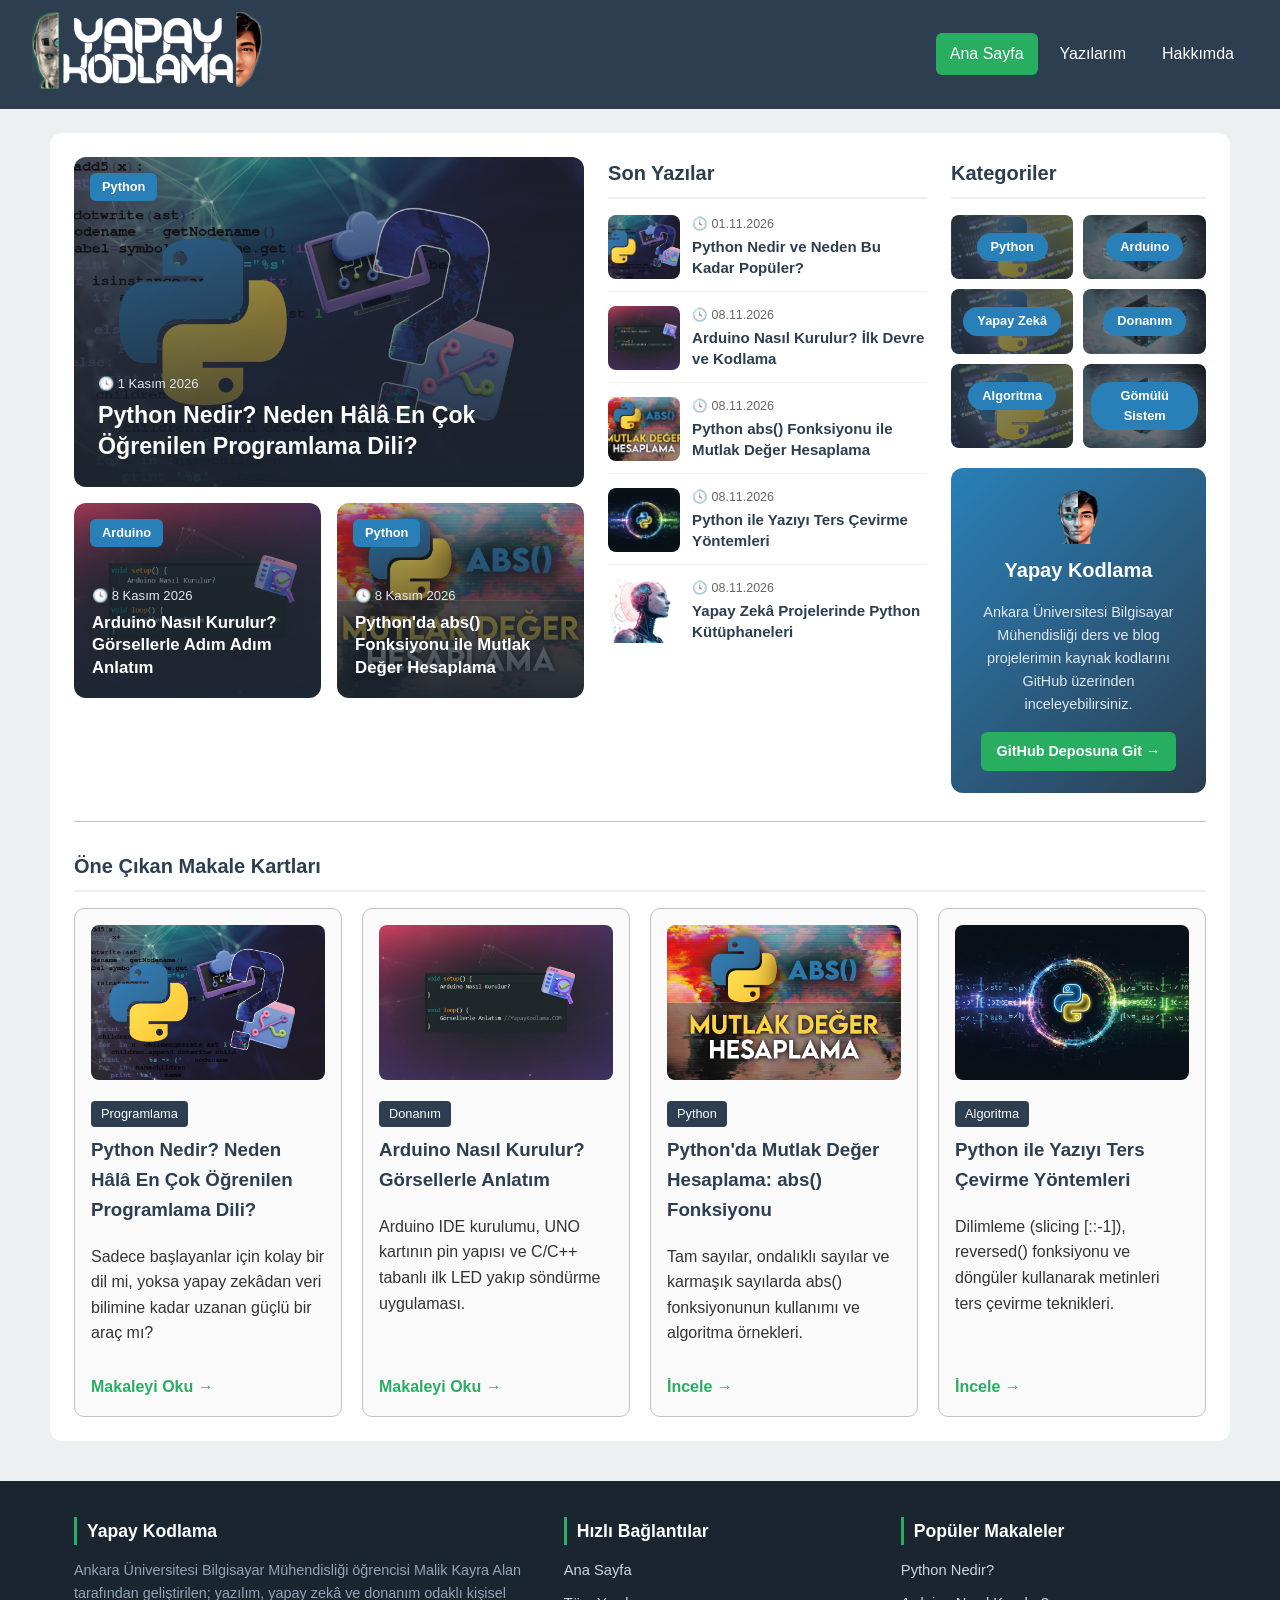
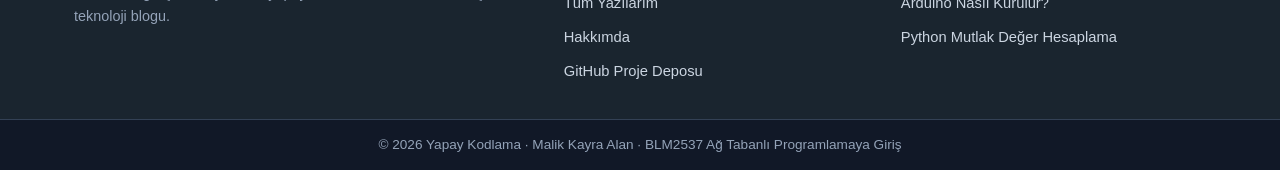
<file: index.html>
<!DOCTYPE html>
<html lang="tr">
<head>
    <meta charset="utf-8">
    <meta name="viewport" content="width=device-width, initial-scale=1.0">
    <title>Yapay Kodlama | Ana Sayfa</title>
    <link rel="icon" type="image/png" href="img/favicon.png">
    <link rel="stylesheet" href="css/style.css">
</head>
<body>
    <header>
        <a href="index.html">
            <img src="img/logo.png" alt="Yapay Kodlama" width="230">
        </a>
        <nav>
            <ul>
                <li><a href="index.html" class="aktif">Ana Sayfa</a></li>
                <li><a href="yazilar.html">Yazılarım</a></li>
                <li><a href="hakkimda.html">Hakkımda</a></li>
            </ul>
        </nav>
    </header>

    <main>
        <section id="vitrin" class="vitrin-grid">
            <div class="vitrin-sol">
                <article class="manset-kart manset-buyuk">
                    <span class="manset-etiket">Python</span>
                    <span class="manset-tarih">&#128339; 1 Kasım 2026</span>
                    <h2><a href="python-nedir.html">Python Nedir? Neden Hâlâ En Çok Öğrenilen Programlama Dili?</a></h2>
                </article>

                <div class="manset-alt-grid">
                    <article class="manset-kart manset-kucuk manset-arduino">
                        <span class="manset-etiket">Arduino</span>
                        <span class="manset-tarih">&#128339; 8 Kasım 2026</span>
                        <h3><a href="arduino-nasil-kurulur.html">Arduino Nasıl Kurulur? Görsellerle Adım Adım Anlatım</a></h3> 
                    </article>

                    <article class="manset-kart manset-kucuk manset-mutlak">
                        <span class="manset-etiket">Python</span>
                        <span class="manset-tarih">&#128339; 8 Kasım 2026</span>
                        <h3><a href="yazilar.html">Python'da abs() Fonksiyonu ile Mutlak Değer Hesaplama</a></h3>
                    </article>
                </div>
            </div>

            <div class="vitrin-orta">
                <h2 class="bolum-baslik">Son Yazılar</h2>
                <div class="son-icerikler-liste">
                    <article class="kucuk-icerik">
                        <img src="img/python-nedir-cover.png" alt="Python Nedir" class="kucuk-icerik-gorsel">
                        <div class="kucuk-icerik-bilgi">
                            <span>&#128339; 01.11.2026</span>
                            <h4><a href="python-nedir.html">Python Nedir ve Neden Bu Kadar Popüler?</a></h4>
                        </div>
                    </article>

                    <article class="kucuk-icerik">
                        <img src="img/arduino-nasil-kurulur.jpg" alt="Arduino Kurulumu" class="kucuk-icerik-gorsel">
                        <div class="kucuk-icerik-bilgi">
                            <span>&#128339; 08.11.2026</span>
                            <h4><a href="arduino-nasil-kurulur.html">Arduino Nasıl Kurulur? İlk Devre ve Kodlama</a></h4>
                        </div>
                    </article>

                    <article class="kucuk-icerik">
                        <img src="img/python-mutlak-deger-hesaplama.png" alt="Python Mutlak Değer" class="kucuk-icerik-gorsel">
                        <div class="kucuk-icerik-bilgi">
                            <span>&#128339; 08.11.2026</span>
                            <h4><a href="yazilar.html">Python abs() Fonksiyonu ile Mutlak Değer Hesaplama</a></h4>
                        </div>
                    </article>

                    <article class="kucuk-icerik">
                        <img src="img/Python-Yaziyi-Ters-Cevirme.png" alt="Python Yazıyı Ters Çevirme" class="kucuk-icerik-gorsel">
                        <div class="kucuk-icerik-bilgi">
                            <span>&#128339; 08.11.2026</span>
                            <h4><a href="yazilar.html">Python ile Yazıyı Ters Çevirme Yöntemleri</a></h4>
                        </div>
                    </article>

                    <article class="kucuk-icerik">
                        <img src="img/python-ai.png" alt="Yapay Zeka ve Python" class="kucuk-icerik-gorsel">
                        <div class="kucuk-icerik-bilgi">
                            <span>&#128339; 08.11.2026</span>
                            <h4><a href="python-nedir.html">Yapay Zekâ Projelerinde Python Kütüphaneleri</a></h4>
                        </div>
                    </article>
                </div>
            </div>

            <aside class="vitrin-sag">
                <h2 class="bolum-baslik">Kategoriler</h2>
                <div class="kategori-kutu-grid">
                    <a href="yazilar.html" class="kategori-kutu kategori-bg-python"><span>Python</span></a>
                    <a href="yazilar.html" class="kategori-kutu kategori-bg-arduino"><span>Arduino</span></a>
                    <a href="yazilar.html" class="kategori-kutu kategori-bg-python"><span>Yapay Zekâ</span></a>
                    <a href="yazilar.html" class="kategori-kutu kategori-bg-arduino"><span>Donanım</span></a>
                    <a href="yazilar.html" class="kategori-kutu kategori-bg-python"><span>Algoritma</span></a>
                    <a href="yazilar.html" class="kategori-kutu kategori-bg-arduino"><span>Gömülü Sistem</span></a>
                </div>

                <div class="tanitim-afis">
                    <img src="img/favicon.png" alt="Python Logo" width="54">
                    <h3>Yapay Kodlama</h3>
                    <p>Ankara Üniversitesi Bilgisayar Mühendisliği ders ve blog projelerimin kaynak kodlarını GitHub üzerinden inceleyebilirsiniz.</p>
                    <a href="https://github.com/mkayralan/yapay-kodlama" target="_blank" class="afis-buton">GitHub Deposuna Git &rarr;</a>
                </div>
            </aside>
        </section>

        <hr>

        <section id="son-yazilar">
            <h2 class="bolum-baslik">Öne Çıkan Makale Kartları</h2>
            <div class="makale-grid">
                <article class="makale-kart">
                    <div>
                        <img src="img/python-nedir-cover.png" alt="Python Nedir" class="kart-kapak">
                        <span class="kategori-etiket">Programlama</span>
                        <h3>Python Nedir? Neden Hâlâ En Çok Öğrenilen Programlama Dili?</h3>
                        <p>Sadece başlayanlar için kolay bir dil mi, yoksa yapay zekâdan veri bilimine kadar uzanan güçlü bir araç mı?</p>
                    </div>
                    <a href="python-nedir.html" class="devamini-oku">Makaleyi Oku &rarr;</a>
                </article>

                <article class="makale-kart">
                    <div>
                        <img src="img/arduino-nasil-kurulur.jpg" alt="Arduino Nasıl Kurulur" class="kart-kapak">
                        <span class="kategori-etiket">Donanım</span>
                        <h3>Arduino Nasıl Kurulur? Görsellerle Anlatım</h3>
                        <p>Arduino IDE kurulumu, UNO kartının pin yapısı ve C/C++ tabanlı ilk LED yakıp söndürme uygulaması.</p>
                    </div>
                    <a href="arduino-nasil-kurulur.html" class="devamini-oku">Makaleyi Oku &rarr;</a>
                </article>

                <article class="makale-kart">
                    <div>
                        <img src="img/python-mutlak-deger-hesaplama.png" alt="Python Mutlak Değer Hesaplama" class="kart-kapak">
                        <span class="kategori-etiket">Python</span>
                        <h3>Python'da Mutlak Değer Hesaplama: abs() Fonksiyonu</h3>
                        <p>Tam sayılar, ondalıklı sayılar ve karmaşık sayılarda abs() fonksiyonunun kullanımı ve algoritma örnekleri.</p>
                    </div>
                    <a href="yazilar.html" class="devamini-oku">İncele &rarr;</a>
                </article>

                <article class="makale-kart">
                    <div>
                        <img src="img/Python-Yaziyi-Ters-Cevirme.png" alt="Python Yazıyı Ters Çevirme" class="kart-kapak">
                        <span class="kategori-etiket">Algoritma</span>
                        <h3>Python ile Yazıyı Ters Çevirme Yöntemleri</h3>
                        <p>Dilimleme (slicing [::-1]), reversed() fonksiyonu ve döngüler kullanarak metinleri ters çevirme teknikleri.</p>
                    </div>
                    <a href="yazilar.html" class="devamini-oku">İncele &rarr;</a>
                </article>
            </div>
        </section>
    </main>

    <footer>
        <div class="footer-icerik">
            <div class="footer-sutun">
                <h3>Yapay Kodlama</h3>
                <p>Ankara Üniversitesi Bilgisayar Mühendisliği öğrencisi Malik Kayra Alan tarafından geliştirilen; yazılım, yapay zekâ ve donanım odaklı kişisel teknoloji blogu.</p>
            </div>
            <div class="footer-sutun">
                <h3>Hızlı Bağlantılar</h3>
                <ul class="footer-liste">
                    <li><a href="index.html">Ana Sayfa</a></li>
                    <li><a href="yazilar.html">Tüm Yazılarım</a></li>
                    <li><a href="hakkimda.html">Hakkımda</a></li>
                    <li><a href="https://github.com/mkayralan/yapay-kodlama" target="_blank">GitHub Proje Deposu</a></li>
                </ul>
            </div>
            <div class="footer-sutun">
                <h3>Popüler Makaleler</h3>
                <ul class="footer-liste">
                    <li><a href="python-nedir.html">Python Nedir?</a></li>
                    <li><a href="arduino-nasil-kurulur.html">Arduino Nasıl Kurulur?</a></li>
                    <li><a href="yazilar.html">Python Mutlak Değer Hesaplama</a></li>
                </ul>
            </div>
        </div>
        <div class="footer-alt">
            <p>&copy; 2026 Yapay Kodlama &middot; Malik Kayra Alan &middot; BLM2537 Ağ Tabanlı Programlamaya Giriş</p>
        </div>
    </footer>
</body>
</html>
</file>
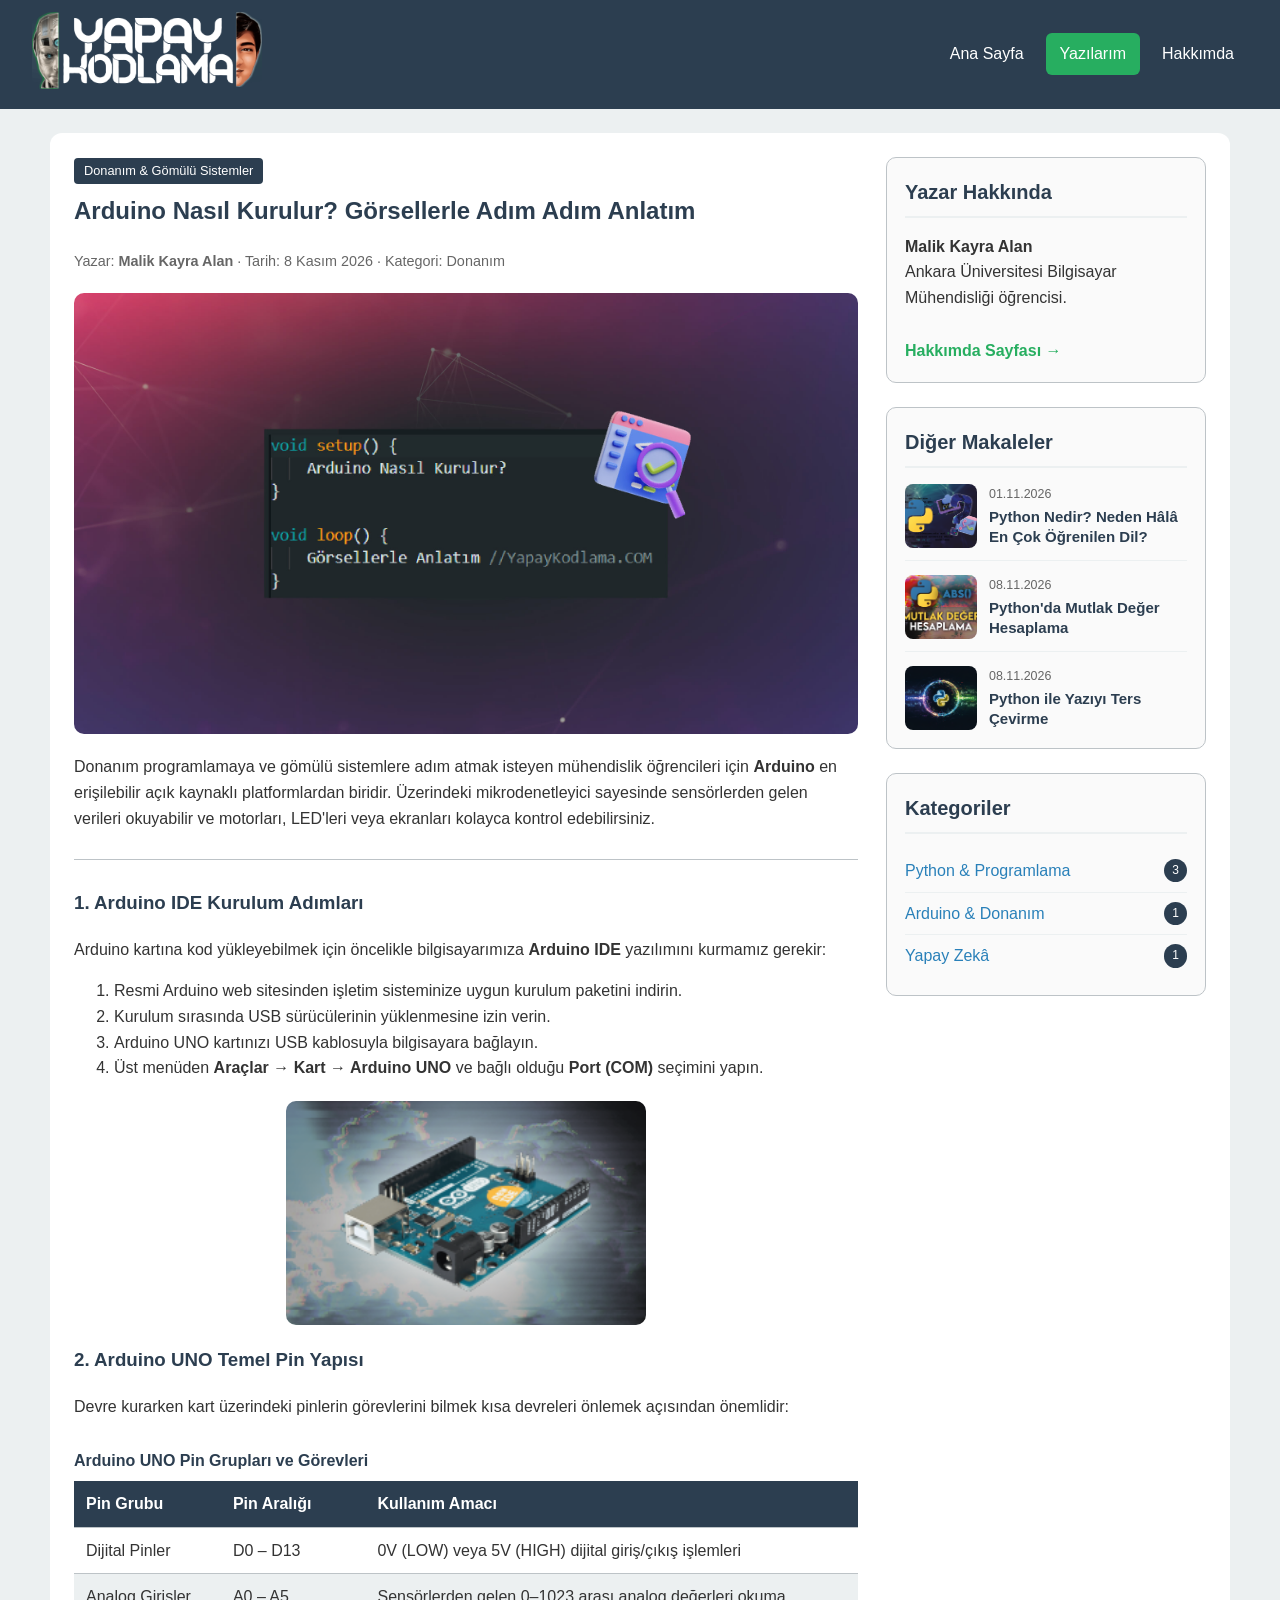
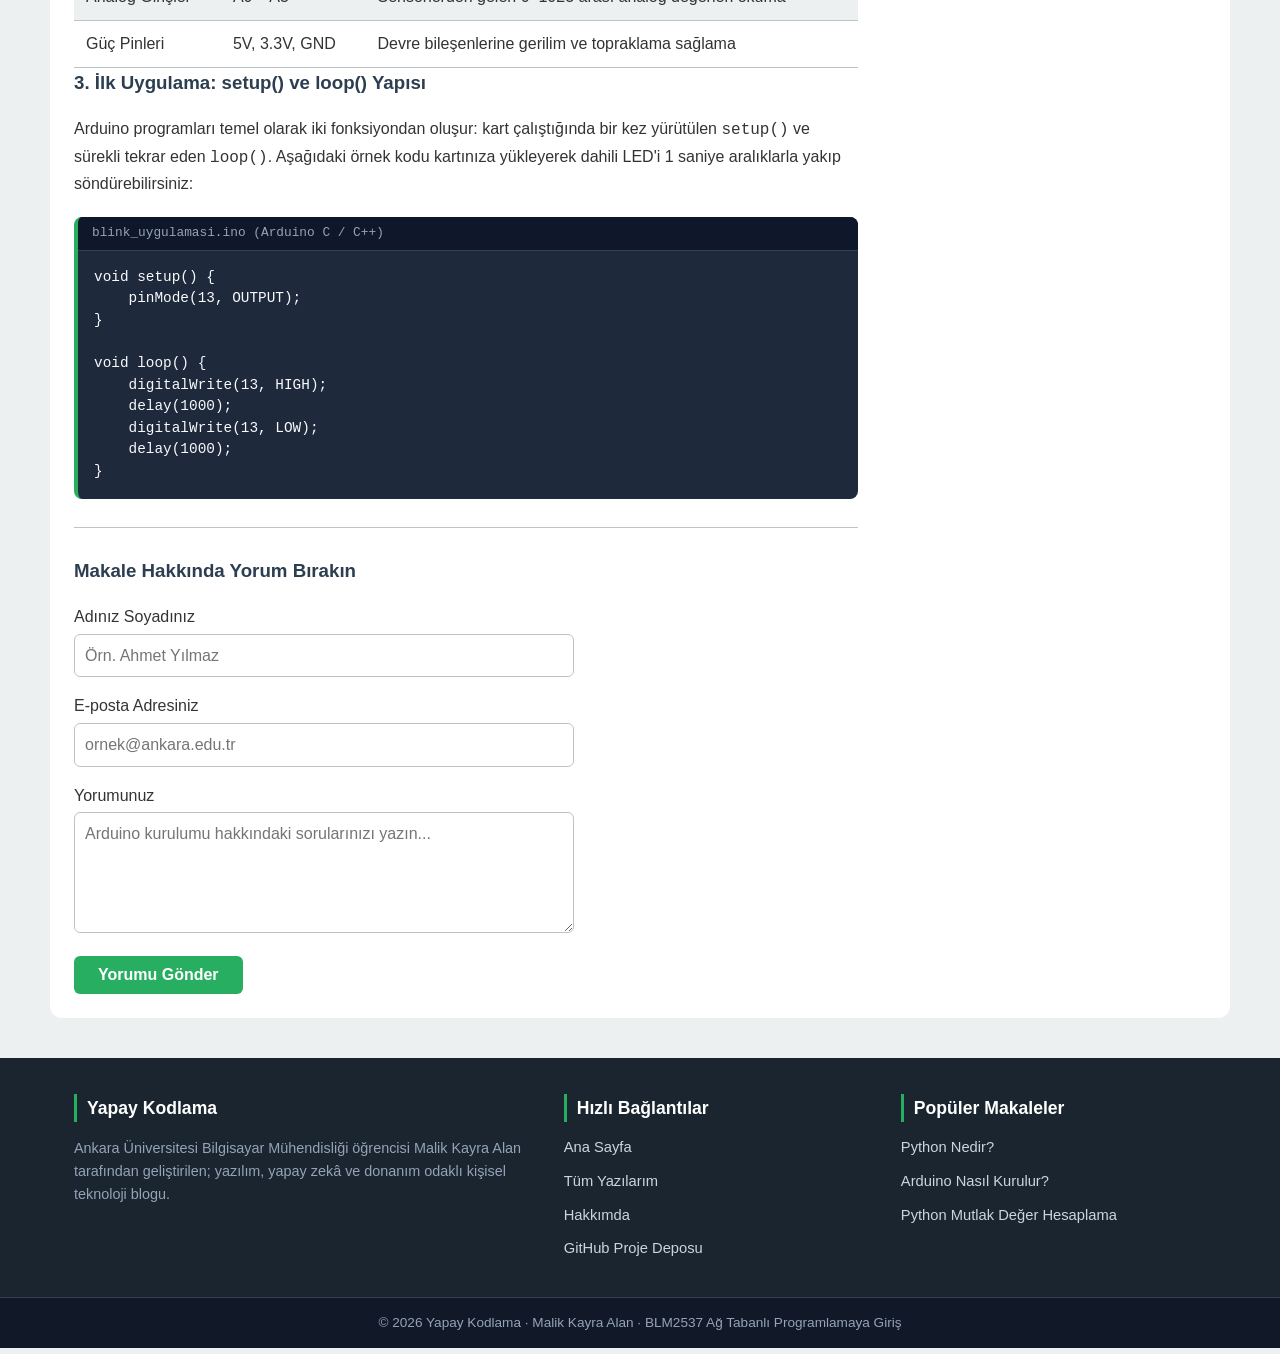
<file: arduino-nasil-kurulur.html>
<!DOCTYPE html>
<html lang="tr">
<head>
    <meta charset="utf-8">
    <meta name="viewport" content="width=device-width, initial-scale=1.0">
    <title>Arduino Nasıl Kurulur? | Yapay Kodlama</title>
    <link rel="icon" type="image/png" href="img/favicon.png">
    <link rel="stylesheet" href="css/style.css">
</head>
<body>
    <header>
        <a href="index.html">
            <img src="img/logo.png" alt="Yapay Kodlama" width="230">
        </a>
        <nav>
            <ul>
                <li><a href="index.html">Ana Sayfa</a></li>
                <li><a href="yazilar.html" class="aktif">Yazılarım</a></li>
                <li><a href="hakkimda.html">Hakkımda</a></li>
            </ul>
        </nav>
    </header>

    <main>
        <div class="sayfa-duzeni">
            <div class="ana-sutun">
                <article class="makale-icerik">
                    <span class="kategori-etiket">Donanım &amp; Gömülü Sistemler</span>
                    <h2>Arduino Nasıl Kurulur? Görsellerle Adım Adım Anlatım</h2>
                    <p class="makale-meta">Yazar: <strong>Malik Kayra Alan</strong> &middot; Tarih: 8 Kasım 2026 &middot; Kategori: Donanım</p>

                    <img src="img/arduino-nasil-kurulur.jpg" alt="Arduino Nasıl Kurulur Kapak Görseli" class="makale-gorsel">

                    <p>Donanım programlamaya ve gömülü sistemlere adım atmak isteyen mühendislik öğrencileri için <strong>Arduino</strong> en erişilebilir açık kaynaklı platformlardan biridir. Üzerindeki mikrodenetleyici sayesinde sensörlerden gelen verileri okuyabilir ve motorları, LED'leri veya ekranları kolayca kontrol edebilirsiniz.</p>

                    <hr>

                    <section>
                        <h3>1. Arduino IDE Kurulum Adımları</h3>
                        <p>Arduino kartına kod yükleyebilmek için öncelikle bilgisayarımıza <strong>Arduino IDE</strong> yazılımını kurmamız gerekir:</p>
                        <ol>
                            <li>Resmi Arduino web sitesinden işletim sisteminize uygun kurulum paketini indirin.</li>
                            <li>Kurulum sırasında USB sürücülerinin yüklenmesine izin verin.</li>
                            <li>Arduino UNO kartınızı USB kablosuyla bilgisayara bağlayın.</li>
                            <li>Üst menüden <strong>Araçlar &rarr; Kart &rarr; Arduino UNO</strong> ve bağlı olduğu <strong>Port (COM)</strong> seçimini yapın.</li>
                        </ol>

                        <img src="img/arduino-cat.png" alt="Arduino UNO Kart Yapısı" class="makale-gorsel" width="360">
                    </section>

                    <section>
                        <h3>2. Arduino UNO Temel Pin Yapısı</h3>
                        <p>Devre kurarken kart üzerindeki pinlerin görevlerini bilmek kısa devreleri önlemek açısından önemlidir:</p>
                        <div class="tablo-kutu">
                            <table>
                                <caption>Arduino UNO Pin Grupları ve Görevleri</caption>
                                <thead>
                                    <tr>
                                        <th>Pin Grubu</th>
                                        <th>Pin Aralığı</th>
                                        <th>Kullanım Amacı</th>
                                    </tr>
                                </thead>
                                <tbody>
                                    <tr>
                                        <td>Dijital Pinler</td>
                                        <td>D0 – D13</td>
                                        <td>0V (LOW) veya 5V (HIGH) dijital giriş/çıkış işlemleri</td>
                                    </tr>
                                    <tr>
                                        <td>Analog Girişler</td>
                                        <td>A0 – A5</td>
                                        <td>Sensörlerden gelen 0–1023 arası analog değerleri okuma</td>
                                    </tr>
                                    <tr>
                                        <td>Güç Pinleri</td>
                                        <td>5V, 3.3V, GND</td>
                                        <td>Devre bileşenlerine gerilim ve topraklama sağlama</td>
                                    </tr>
                                </tbody>
                            </table>
                        </div>
                    </section>

                    <section>
                        <h3>3. İlk Uygulama: setup() ve loop() Yapısı</h3>
                        <p>Arduino programları temel olarak iki fonksiyondan oluşur: kart çalıştığında bir kez yürütülen <code>setup()</code> ve sürekli tekrar eden <code>loop()</code>. Aşağıdaki örnek kodu kartınıza yükleyerek dahili LED'i 1 saniye aralıklarla yakıp söndürebilirsiniz:</p>

                        <div class="kod-kutusu">
                            <div class="kod-baslik">blink_uygulamasi.ino (Arduino C / C++)</div>
                            <pre><code>void setup() {
    pinMode(13, OUTPUT);
}

void loop() {
    digitalWrite(13, HIGH);
    delay(1000);
    digitalWrite(13, LOW);
    delay(1000);
}</code></pre>
                        </div>
                    </section>
                </article>

                <hr>

                <section id="yorum-bolumu">
                    <h3>Makale Hakkında Yorum Bırakın</h3>
                    <form id="yorumFormu">
                        <p>
                            <label for="adSoyad">Adınız Soyadınız</label><br>
                            <input type="text" id="adSoyad" name="adSoyad" placeholder="Örn. Ahmet Yılmaz" required>
                        </p>
                        <p>
                            <label for="eposta">E-posta Adresiniz</label><br>
                            <input type="email" id="eposta" name="eposta" placeholder="ornek@ankara.edu.tr" required>
                        </p>
                        <p>
                            <label for="yorumMetni">Yorumunuz</label><br>
                            <textarea id="yorumMetni" name="yorumMetni" rows="4" placeholder="Arduino kurulumu hakkındaki sorularınızı yazın..." required></textarea>
                        </p>
                        <button type="submit">Yorumu Gönder</button>
                    </form>
                </section>
            </div>

            <aside class="sidebar">
                <div class="sidebar-kutu">
                    <h3 class="bolum-baslik">Yazar Hakkında</h3>
                    <p><strong>Malik Kayra Alan</strong><br>Ankara Üniversitesi Bilgisayar Mühendisliği öğrencisi.</p>
                    <a href="hakkimda.html" class="devamini-oku">Hakkımda Sayfası &rarr;</a>
                </div>

                <div class="sidebar-kutu">
                    <h3 class="bolum-baslik">Diğer Makaleler</h3>
                    <div class="son-icerikler-liste">
                        <div class="kucuk-icerik">
                            <img src="img/python-nedir-cover.png" alt="Python Nedir" class="kucuk-icerik-gorsel">
                            <div class="kucuk-icerik-bilgi">
                                <span>01.11.2026</span>
                                <h4><a href="python-nedir.html">Python Nedir? Neden Hâlâ En Çok Öğrenilen Dil?</a></h4>
                            </div>
                        </div>
                        <div class="kucuk-icerik">
                            <img src="img/python-mutlak-deger-hesaplama.png" alt="Mutlak Değer" class="kucuk-icerik-gorsel">
                            <div class="kucuk-icerik-bilgi">
                                <span>08.11.2026</span>
                                <h4><a href="yazilar.html">Python'da Mutlak Değer Hesaplama</a></h4>
                            </div>
                        </div>
                        <div class="kucuk-icerik">
                            <img src="img/Python-Yaziyi-Ters-Cevirme.png" alt="Yazıyı Ters Çevirme" class="kucuk-icerik-gorsel">
                            <div class="kucuk-icerik-bilgi">
                                <span>08.11.2026</span>
                                <h4><a href="yazilar.html">Python ile Yazıyı Ters Çevirme</a></h4>
                            </div>
                        </div>
                    </div>
                </div>

                <div class="sidebar-kutu">
                    <h3 class="bolum-baslik">Kategoriler</h3>
                    <ul class="sidebar-liste">
                        <li><a href="yazilar.html">Python &amp; Programlama</a> <span class="sayi-rozet">3</span></li>
                        <li><a href="yazilar.html">Arduino &amp; Donanım</a> <span class="sayi-rozet">1</span></li>
                        <li><a href="yazilar.html">Yapay Zekâ</a> <span class="sayi-rozet">1</span></li>
                    </ul>
                </div>
            </aside>
        </div>
    </main>

    <footer>
        <div class="footer-icerik">
            <div class="footer-sutun">
                <h3>Yapay Kodlama</h3>
                <p>Ankara Üniversitesi Bilgisayar Mühendisliği öğrencisi Malik Kayra Alan tarafından geliştirilen; yazılım, yapay zekâ ve donanım odaklı kişisel teknoloji blogu.</p>
            </div>
            <div class="footer-sutun">
                <h3>Hızlı Bağlantılar</h3>
                <ul class="footer-liste">
                    <li><a href="index.html">Ana Sayfa</a></li>
                    <li><a href="yazilar.html">Tüm Yazılarım</a></li>
                    <li><a href="hakkimda.html">Hakkımda</a></li>
                    <li><a href="https://github.com/mkayralan/yapay-kodlama" target="_blank">GitHub Proje Deposu</a></li>
                </ul>
            </div>
            <div class="footer-sutun">
                <h3>Popüler Makaleler</h3>
                <ul class="footer-liste">
                    <li><a href="python-nedir.html">Python Nedir?</a></li>
                    <li><a href="arduino-nasil-kurulur.html">Arduino Nasıl Kurulur?</a></li>
                    <li><a href="yazilar.html">Python Mutlak Değer Hesaplama</a></li>
                </ul>
            </div>
        </div>
        <div class="footer-alt">
            <p>&copy; 2026 Yapay Kodlama &middot; Malik Kayra Alan &middot; BLM2537 Ağ Tabanlı Programlamaya Giriş</p>
        </div>
    </footer>
</body>
</html>
</file>
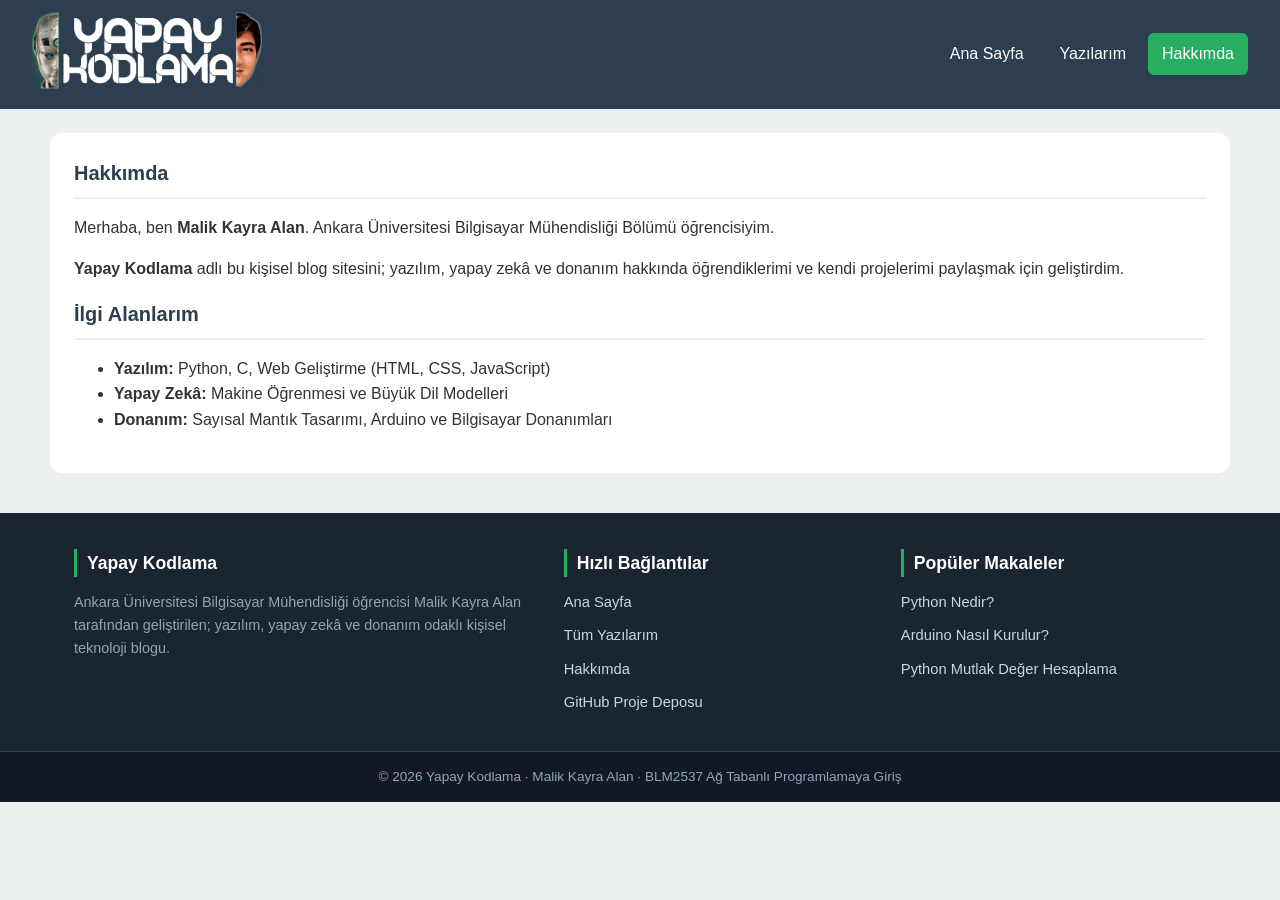
<file: hakkimda.html>
<!DOCTYPE html>
<html lang="tr">
<head>
    <meta charset="utf-8">
    <meta name="viewport" content="width=device-width, initial-scale=1.0">
    <title>Hakkımda | Yapay Kodlama</title>
    <link rel="icon" type="image/png" href="img/favicon.png">
    <link rel="stylesheet" href="css/style.css">
</head>
<body>
    <header>
        <a href="index.html">
            <img src="img/logo.png" alt="Yapay Kodlama" width="230">
        </a>
        <nav>
            <ul>
                <li><a href="index.html">Ana Sayfa</a></li>
                <li><a href="yazilar.html">Yazılarım</a></li>
                <li><a href="hakkimda.html" class="aktif">Hakkımda</a></li>
            </ul>
        </nav>
    </header>

    <main>
        <section id="hakkimda-bilgi">
            <h2 class="bolum-baslik">Hakkımda</h2>
            <p>Merhaba, ben <strong>Malik Kayra Alan</strong>. Ankara Üniversitesi Bilgisayar Mühendisliği Bölümü öğrencisiyim.</p>
            <p><strong>Yapay Kodlama</strong> adlı bu kişisel blog sitesini; yazılım, yapay zekâ ve donanım hakkında öğrendiklerimi ve kendi projelerimi paylaşmak için geliştirdim.</p>
        </section>

        <section id="ilgi-alanlari">
            <h2 class="bolum-baslik">İlgi Alanlarım</h2>
            <ul>
                <li><strong>Yazılım:</strong> Python, C, Web Geliştirme (HTML, CSS, JavaScript)</li>
                <li><strong>Yapay Zekâ:</strong> Makine Öğrenmesi ve Büyük Dil Modelleri</li>
                <li><strong>Donanım:</strong> Sayısal Mantık Tasarımı, Arduino ve Bilgisayar Donanımları</li>
            </ul>
        </section>
    </main>

    <footer>
        <div class="footer-icerik">
            <div class="footer-sutun">
                <h3>Yapay Kodlama</h3>
                <p>Ankara Üniversitesi Bilgisayar Mühendisliği öğrencisi Malik Kayra Alan tarafından geliştirilen; yazılım, yapay zekâ ve donanım odaklı kişisel teknoloji blogu.</p>
            </div>
            <div class="footer-sutun">
                <h3>Hızlı Bağlantılar</h3>
                <ul class="footer-liste">
                    <li><a href="index.html">Ana Sayfa</a></li>
                    <li><a href="yazilar.html">Tüm Yazılarım</a></li>
                    <li><a href="hakkimda.html">Hakkımda</a></li>
                    <li><a href="https://github.com/mkayralan/yapay-kodlama" target="_blank">GitHub Proje Deposu</a></li>
                </ul>
            </div>
            <div class="footer-sutun">
                <h3>Popüler Makaleler</h3>
                <ul class="footer-liste">
                    <li><a href="python-nedir.html">Python Nedir?</a></li>
                    <li><a href="arduino-nasil-kurulur.html">Arduino Nasıl Kurulur?</a></li>
                    <li><a href="yazilar.html">Python Mutlak Değer Hesaplama</a></li>
                </ul>
            </div>
        </div>
        <div class="footer-alt">
            <p>&copy; 2026 Yapay Kodlama &middot; Malik Kayra Alan &middot; BLM2537 Ağ Tabanlı Programlamaya Giriş</p>
        </div>
    </footer>
</body>
</html>
</file>
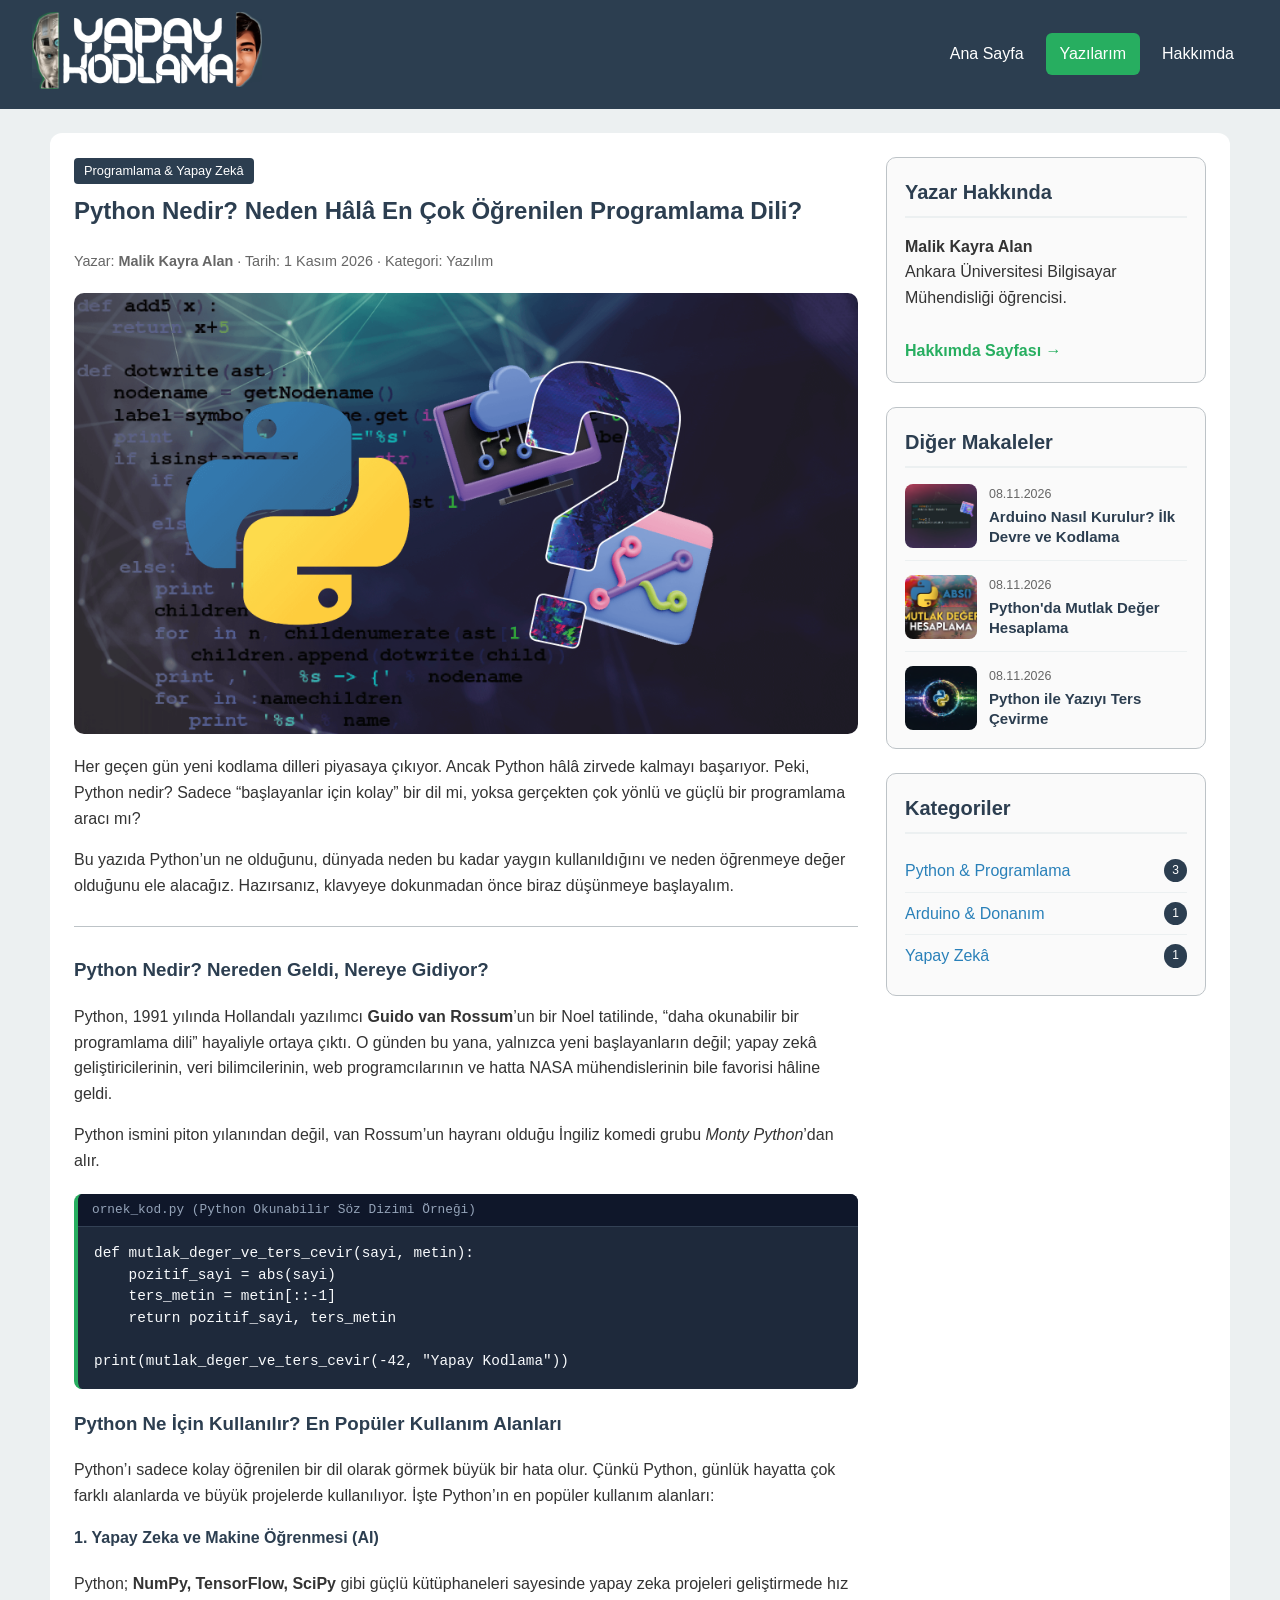
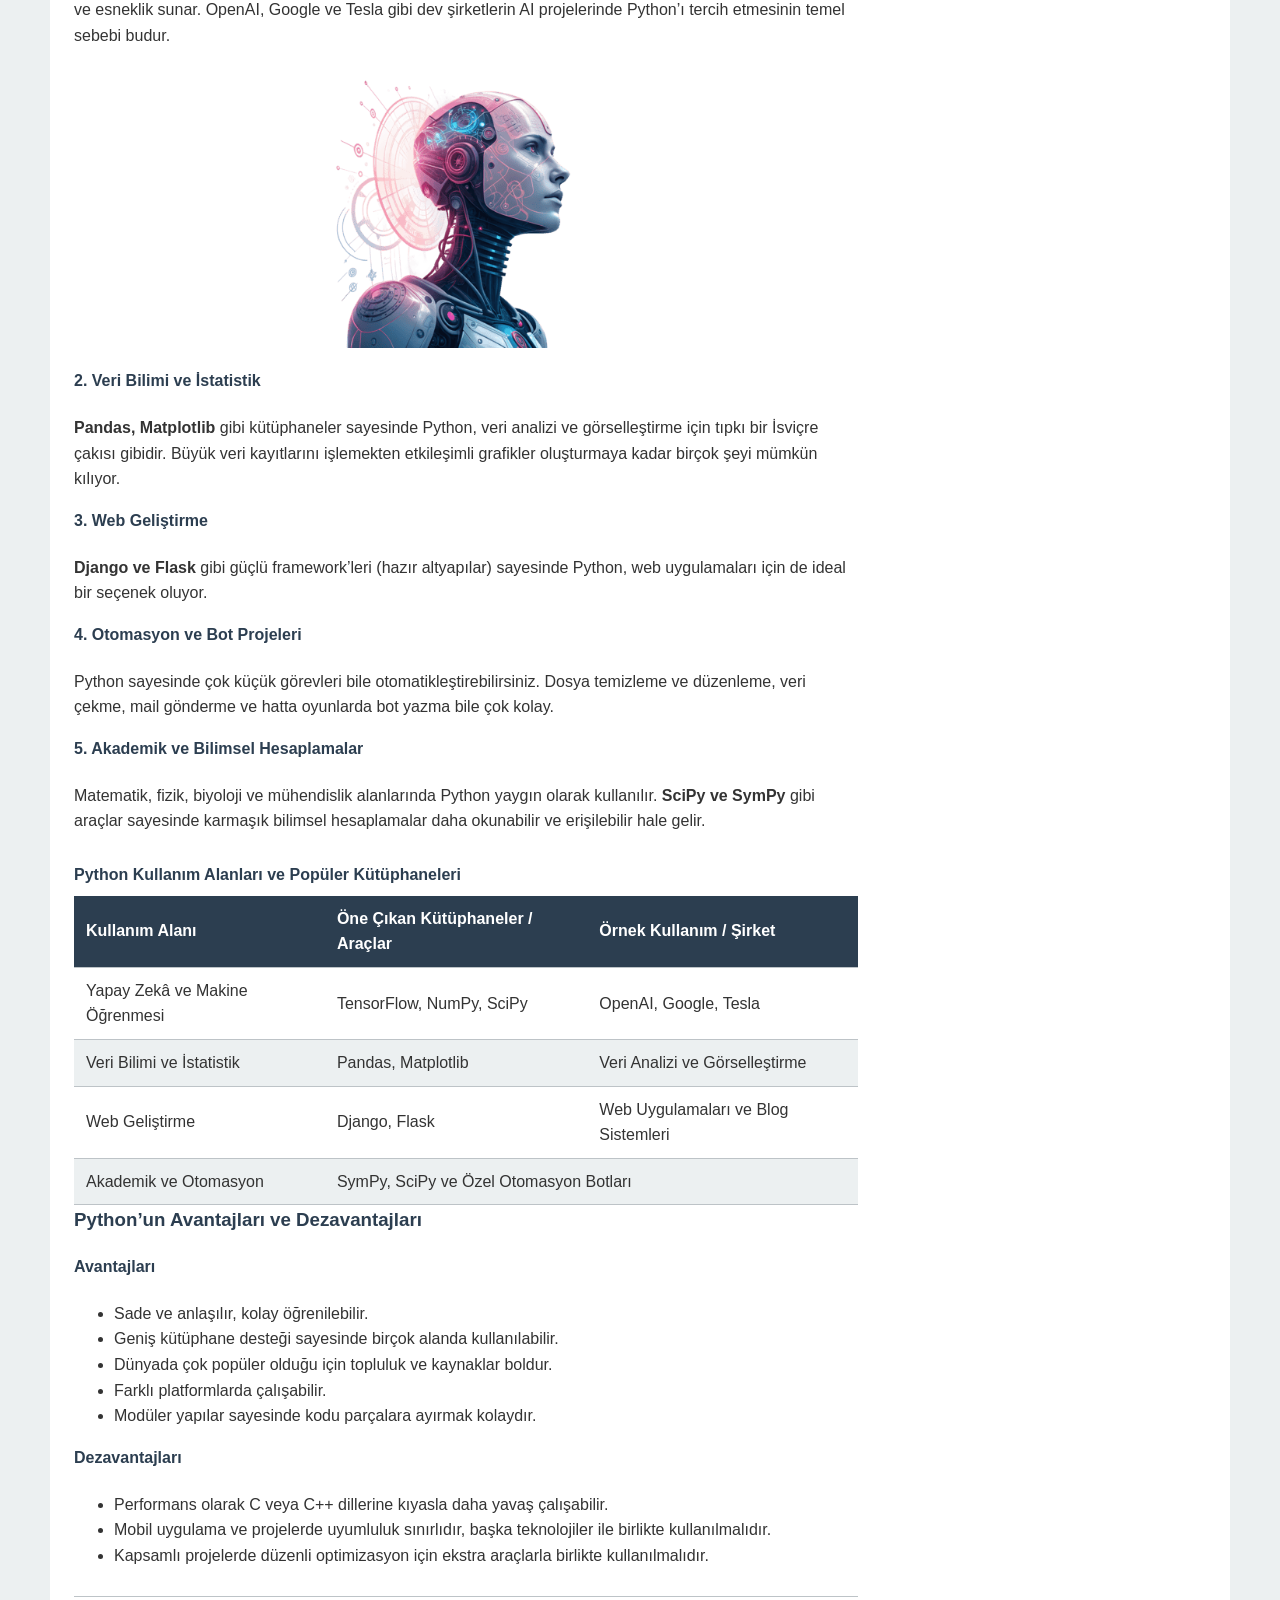
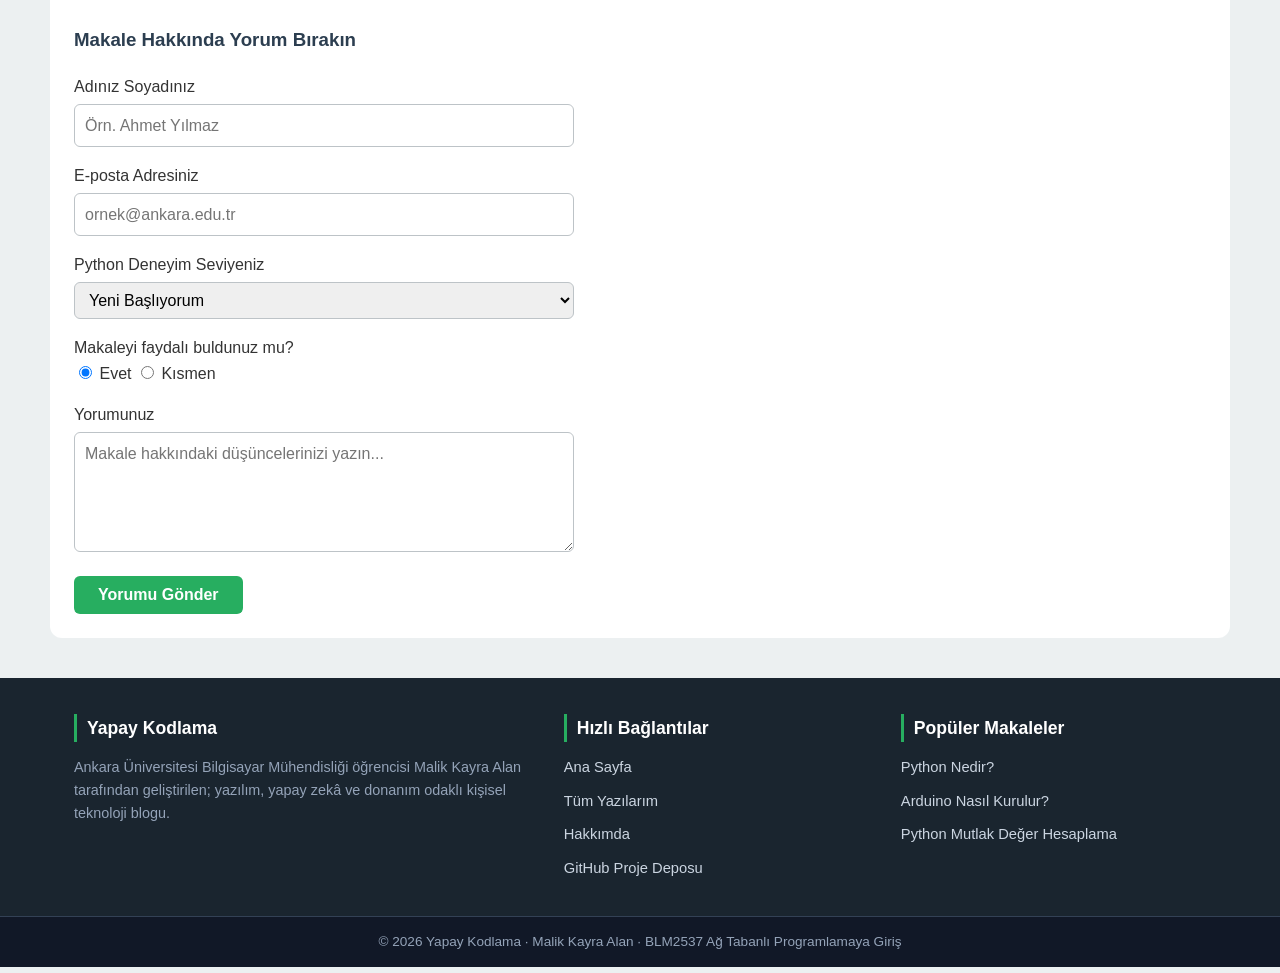
<file: python-nedir.html>
<!DOCTYPE html>
<html lang="tr">
<head>
    <meta charset="utf-8">
    <meta name="viewport" content="width=device-width, initial-scale=1.0">
    <title>Python Nedir? | Yapay Kodlama</title>
    <link rel="icon" type="image/png" href="img/favicon.png">
    <link rel="stylesheet" href="css/style.css">
</head>
<body>
    <header>
        <a href="index.html">
            <img src="img/logo.png" alt="Yapay Kodlama" width="230">
        </a>
        <nav>
            <ul>
                <li><a href="index.html">Ana Sayfa</a></li>
                <li><a href="yazilar.html" class="aktif">Yazılarım</a></li>
                <li><a href="hakkimda.html">Hakkımda</a></li>
            </ul>
        </nav>
    </header>

    <main>
        <div class="sayfa-duzeni">
            <div class="ana-sutun">
                <article class="makale-icerik">
                    <span class="kategori-etiket">Programlama &amp; Yapay Zekâ</span>
                    <h2>Python Nedir? Neden Hâlâ En Çok Öğrenilen Programlama Dili?</h2>
                    <p class="makale-meta">Yazar: <strong>Malik Kayra Alan</strong> &middot; Tarih: 1 Kasım 2026 &middot; Kategori: Yazılım</p>

                    <img src="img/python-nedir-cover.png" alt="Python Nedir Kapak Görseli" class="makale-gorsel">

                    <p>Her geçen gün yeni kodlama dilleri piyasaya çıkıyor. Ancak Python hâlâ zirvede kalmayı başarıyor. Peki, Python nedir? Sadece “başlayanlar için kolay” bir dil mi, yoksa gerçekten çok yönlü ve güçlü bir programlama aracı mı?</p>
                    <p>Bu yazıda Python’un ne olduğunu, dünyada neden bu kadar yaygın kullanıldığını ve neden öğrenmeye değer olduğunu ele alacağız. Hazırsanız, klavyeye dokunmadan önce biraz düşünmeye başlayalım.</p>

                    <hr>

                    <section>
                        <h3>Python Nedir? Nereden Geldi, Nereye Gidiyor?</h3>
                        <p>Python, 1991 yılında Hollandalı yazılımcı <strong>Guido van Rossum</strong>’un bir Noel tatilinde, “daha okunabilir bir programlama dili” hayaliyle ortaya çıktı. O günden bu yana, yalnızca yeni başlayanların değil; yapay zekâ geliştiricilerinin, veri bilimcilerinin, web programcılarının ve hatta NASA mühendislerinin bile favorisi hâline geldi.</p>
                        <p>Python ismini piton yılanından değil, van Rossum’un hayranı olduğu İngiliz komedi grubu <em>Monty Python</em>’dan alır.</p>

                        <div class="kod-kutusu">
                            <div class="kod-baslik">ornek_kod.py (Python Okunabilir Söz Dizimi Örneği)</div>
                            <pre><code>def mutlak_deger_ve_ters_cevir(sayi, metin):
    pozitif_sayi = abs(sayi)
    ters_metin = metin[::-1]
    return pozitif_sayi, ters_metin

print(mutlak_deger_ve_ters_cevir(-42, "Yapay Kodlama"))</code></pre>
                        </div>
                    </section>

                    <section>
                        <h3>Python Ne İçin Kullanılır? En Popüler Kullanım Alanları</h3>
                        <p>Python’ı sadece kolay öğrenilen bir dil olarak görmek büyük bir hata olur. Çünkü Python, günlük hayatta çok farklı alanlarda ve büyük projelerde kullanılıyor. İşte Python’ın en popüler kullanım alanları:</p>

                        <h4>1. Yapay Zeka ve Makine Öğrenmesi (AI)</h4>
                        <p>Python; <strong>NumPy, TensorFlow, SciPy</strong> gibi güçlü kütüphaneleri sayesinde yapay zeka projeleri geliştirmede hız ve esneklik sunar. OpenAI, Google ve Tesla gibi dev şirketlerin AI projelerinde Python’ı tercih etmesinin temel sebebi budur.</p>

                        <img src="img/python-ai.png" alt="Yapay Zeka ve Python" class="makale-gorsel" width="280">

                        <h4>2. Veri Bilimi ve İstatistik</h4>
                        <p><strong>Pandas, Matplotlib</strong> gibi kütüphaneler sayesinde Python, veri analizi ve görselleştirme için tıpkı bir İsviçre çakısı gibidir. Büyük veri kayıtlarını işlemekten etkileşimli grafikler oluşturmaya kadar birçok şeyi mümkün kılıyor.</p>

                        <h4>3. Web Geliştirme</h4>
                        <p><strong>Django ve Flask</strong> gibi güçlü framework’leri (hazır altyapılar) sayesinde Python, web uygulamaları için de ideal bir seçenek oluyor.</p>

                        <h4>4. Otomasyon ve Bot Projeleri</h4>
                        <p>Python sayesinde çok küçük görevleri bile otomatikleştirebilirsiniz. Dosya temizleme ve düzenleme, veri çekme, mail gönderme ve hatta oyunlarda bot yazma bile çok kolay.</p>

                        <h4>5. Akademik ve Bilimsel Hesaplamalar</h4>
                        <p>Matematik, fizik, biyoloji ve mühendislik alanlarında Python yaygın olarak kullanılır. <strong>SciPy ve SymPy</strong> gibi araçlar sayesinde karmaşık bilimsel hesaplamalar daha okunabilir ve erişilebilir hale gelir.</p>

                        <div class="tablo-kutu">
                            <table>
                                <caption>Python Kullanım Alanları ve Popüler Kütüphaneleri</caption>
                                <thead>
                                    <tr>
                                        <th>Kullanım Alanı</th>
                                        <th>Öne Çıkan Kütüphaneler / Araçlar</th>
                                        <th>Örnek Kullanım / Şirket</th>
                                    </tr>
                                </thead>
                                <tbody>
                                    <tr>
                                        <td>Yapay Zekâ ve Makine Öğrenmesi</td>
                                        <td>TensorFlow, NumPy, SciPy</td>
                                        <td>OpenAI, Google, Tesla</td>
                                    </tr>
                                    <tr>
                                        <td>Veri Bilimi ve İstatistik</td>
                                        <td>Pandas, Matplotlib</td>
                                        <td>Veri Analizi ve Görselleştirme</td>
                                    </tr>
                                    <tr>
                                        <td>Web Geliştirme</td>
                                        <td>Django, Flask</td>
                                        <td>Web Uygulamaları ve Blog Sistemleri</td>
                                    </tr>
                                    <tr>
                                        <td>Akademik ve Otomasyon</td>
                                        <td colspan="2">SymPy, SciPy ve Özel Otomasyon Botları</td>
                                    </tr>
                                </tbody>
                            </table>
                        </div>
                    </section>

                    <section>
                        <h3>Python’un Avantajları ve Dezavantajları</h3>
                        <h4>Avantajları</h4>
                        <ul>
                            <li>Sade ve anlaşılır, kolay öğrenilebilir.</li>
                            <li>Geniş kütüphane desteği sayesinde birçok alanda kullanılabilir.</li>
                            <li>Dünyada çok popüler olduğu için topluluk ve kaynaklar boldur.</li>
                            <li>Farklı platformlarda çalışabilir.</li>
                            <li>Modüler yapılar sayesinde kodu parçalara ayırmak kolaydır.</li>
                        </ul>

                        <h4>Dezavantajları</h4>
                        <ul>
                            <li>Performans olarak C veya C++ dillerine kıyasla daha yavaş çalışabilir.</li>
                            <li>Mobil uygulama ve projelerde uyumluluk sınırlıdır, başka teknolojiler ile birlikte kullanılmalıdır.</li>
                            <li>Kapsamlı projelerde düzenli optimizasyon için ekstra araçlarla birlikte kullanılmalıdır.</li>
                        </ul>
                    </section>
                </article>

                <hr>

                <section id="yorum-bolumu">
                    <h3>Makale Hakkında Yorum Bırakın</h3>
                    <form id="yorumFormu">
                        <p>
                            <label for="adSoyad">Adınız Soyadınız</label><br>
                            <input type="text" id="adSoyad" name="adSoyad" placeholder="Örn. Ahmet Yılmaz" required>
                        </p>
                        <p>
                            <label for="eposta">E-posta Adresiniz</label><br>
                            <input type="email" id="eposta" name="eposta" placeholder="ornek@ankara.edu.tr" required>
                        </p>
                        <p>
                            <label for="deneyim">Python Deneyim Seviyeniz</label><br>
                            <select id="deneyim" name="deneyim">
                                <option value="yeni">Yeni Başlıyorum</option>
                                <option value="orta">Orta Seviye</option>
                                <option value="ileri">İleri Seviye</option>
                            </select>
                        </p>
                        <p>
                            Makaleyi faydalı buldunuz mu?<br>
                            <input type="radio" id="evet" name="faydali" value="evet" checked>
                            <label for="evet">Evet</label>

                            <input type="radio" id="kismen" name="faydali" value="kismen">
                            <label for="kismen">Kısmen</label>
                        </p>
                        <p>
                            <label for="yorumMetni">Yorumunuz</label><br>
                            <textarea id="yorumMetni" name="yorumMetni" rows="4" placeholder="Makale hakkındaki düşüncelerinizi yazın..." required></textarea>
                        </p>
                        <button type="submit">Yorumu Gönder</button>
                    </form>
                </section>
            </div>

            <aside class="sidebar">
                <div class="sidebar-kutu">
                    <h3 class="bolum-baslik">Yazar Hakkında</h3>
                    <p><strong>Malik Kayra Alan</strong><br>Ankara Üniversitesi Bilgisayar Mühendisliği öğrencisi.</p>
                    <a href="hakkimda.html" class="devamini-oku">Hakkımda Sayfası &rarr;</a>
                </div>

                <div class="sidebar-kutu">
                    <h3 class="bolum-baslik">Diğer Makaleler</h3>
                    <div class="son-icerikler-liste">
                        <div class="kucuk-icerik">
                            <img src="img/arduino-nasil-kurulur.jpg" alt="Arduino" class="kucuk-icerik-gorsel">
                            <div class="kucuk-icerik-bilgi">
                                <span>08.11.2026</span>
                                <h4><a href="arduino-nasil-kurulur.html">Arduino Nasıl Kurulur? İlk Devre ve Kodlama</a></h4>
                            </div>
                        </div>
                        <div class="kucuk-icerik">
                            <img src="img/python-mutlak-deger-hesaplama.png" alt="Mutlak Değer" class="kucuk-icerik-gorsel">
                            <div class="kucuk-icerik-bilgi">
                                <span>08.11.2026</span>
                                <h4><a href="yazilar.html">Python'da Mutlak Değer Hesaplama</a></h4>
                            </div>
                        </div>
                        <div class="kucuk-icerik">
                            <img src="img/Python-Yaziyi-Ters-Cevirme.png" alt="Yazıyı Ters Çevirme" class="kucuk-icerik-gorsel">
                            <div class="kucuk-icerik-bilgi">
                                <span>08.11.2026</span>
                                <h4><a href="yazilar.html">Python ile Yazıyı Ters Çevirme</a></h4>
                            </div>
                        </div>
                    </div>
                </div>

                <div class="sidebar-kutu">
                    <h3 class="bolum-baslik">Kategoriler</h3>
                    <ul class="sidebar-liste">
                        <li><a href="yazilar.html">Python &amp; Programlama</a> <span class="sayi-rozet">3</span></li>
                        <li><a href="yazilar.html">Arduino &amp; Donanım</a> <span class="sayi-rozet">1</span></li>
                        <li><a href="yazilar.html">Yapay Zekâ</a> <span class="sayi-rozet">1</span></li>
                    </ul>
                </div>
            </aside>
        </div>
    </main>

    <footer>
        <div class="footer-icerik">
            <div class="footer-sutun">
                <h3>Yapay Kodlama</h3>
                <p>Ankara Üniversitesi Bilgisayar Mühendisliği öğrencisi Malik Kayra Alan tarafından geliştirilen; yazılım, yapay zekâ ve donanım odaklı kişisel teknoloji blogu.</p>
            </div>
            <div class="footer-sutun">
                <h3>Hızlı Bağlantılar</h3>
                <ul class="footer-liste">
                    <li><a href="index.html">Ana Sayfa</a></li>
                    <li><a href="yazilar.html">Tüm Yazılarım</a></li>
                    <li><a href="hakkimda.html">Hakkımda</a></li>
                    <li><a href="https://github.com/mkayralan/yapay-kodlama" target="_blank">GitHub Proje Deposu</a></li>
                </ul>
            </div>
            <div class="footer-sutun">
                <h3>Popüler Makaleler</h3>
                <ul class="footer-liste">
                    <li><a href="python-nedir.html">Python Nedir?</a></li>
                    <li><a href="arduino-nasil-kurulur.html">Arduino Nasıl Kurulur?</a></li>
                    <li><a href="yazilar.html">Python Mutlak Değer Hesaplama</a></li>
                </ul>
            </div>
        </div>
        <div class="footer-alt">
            <p>&copy; 2026 Yapay Kodlama &middot; Malik Kayra Alan &middot; BLM2537 Ağ Tabanlı Programlamaya Giriş</p>
        </div>
    </footer>
</body>
</html>
</file>
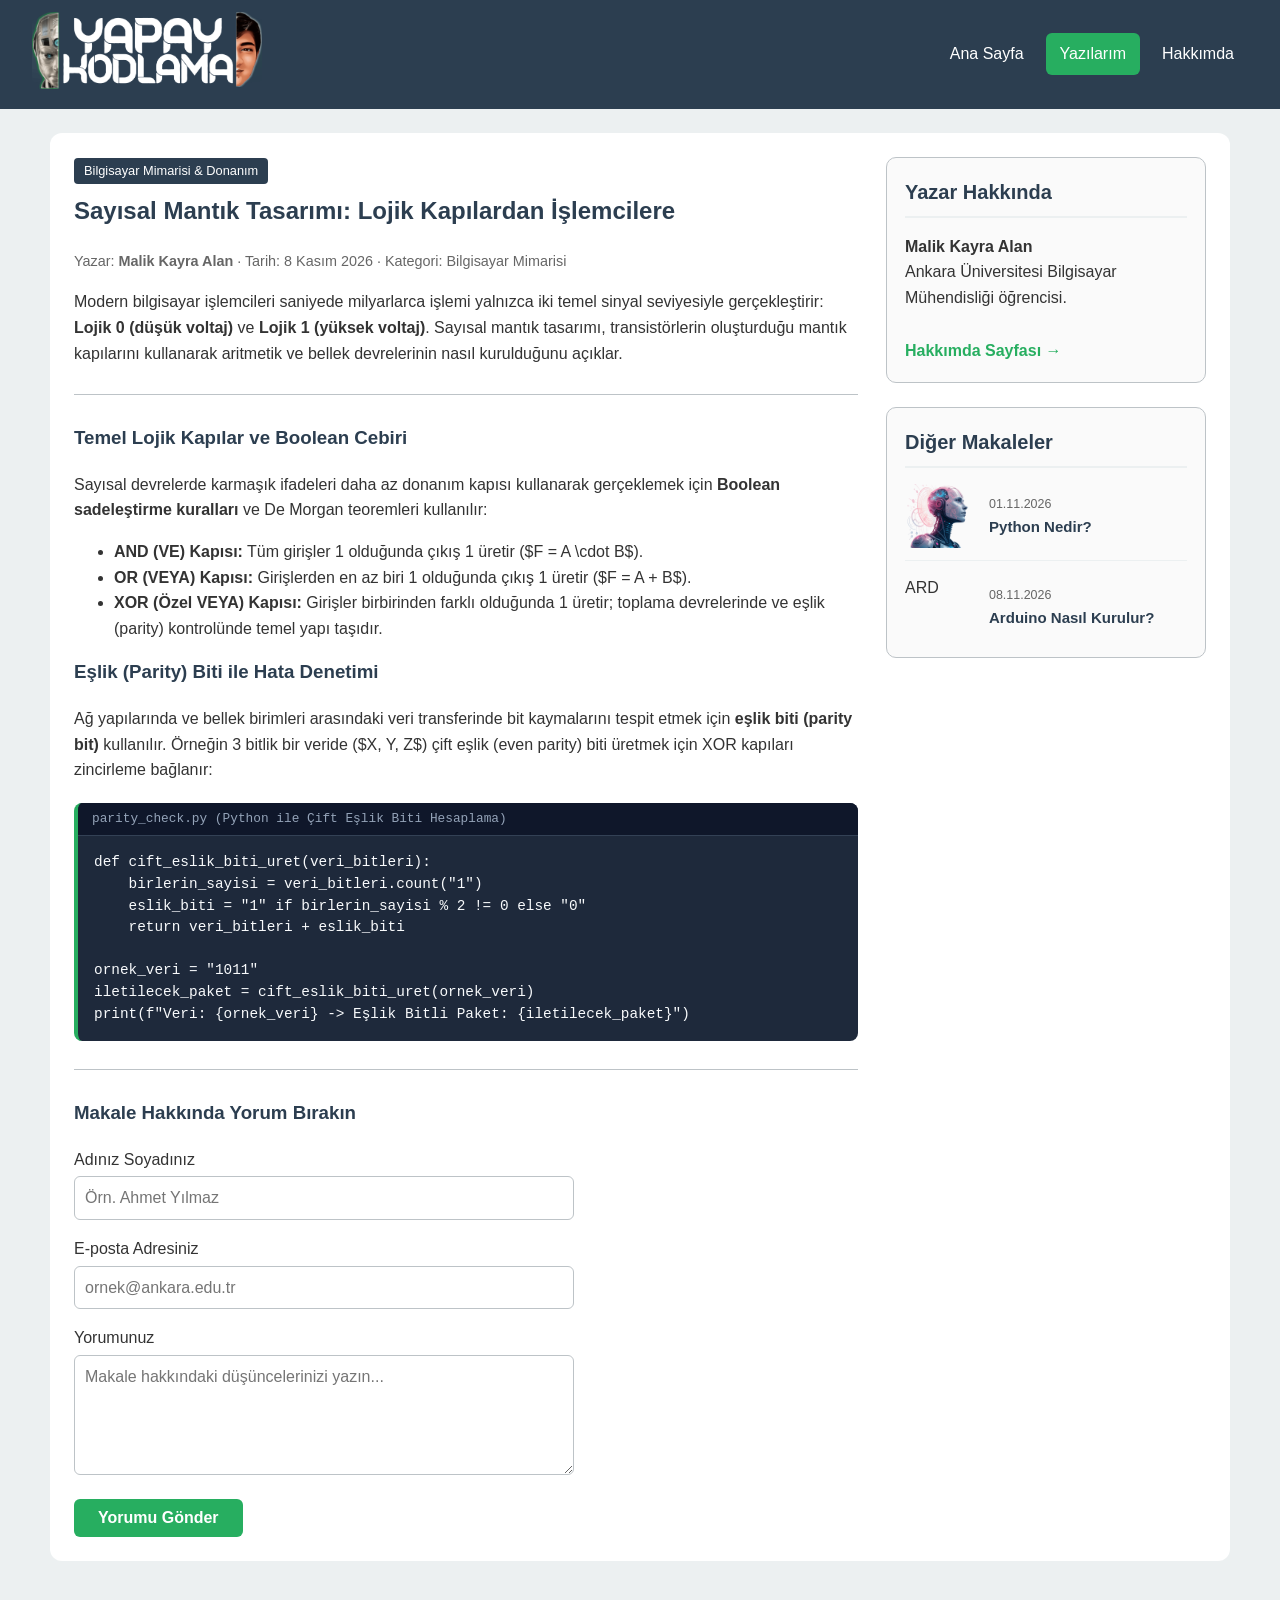
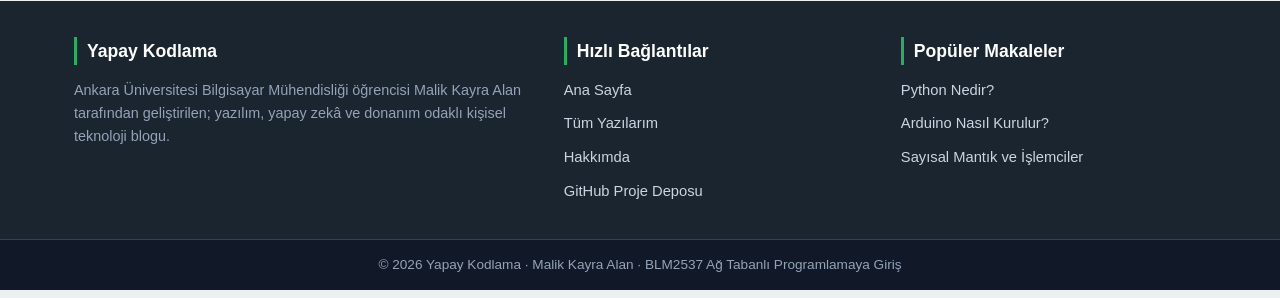
<file: sayisal-mantik-ve-islemciler.html>
<!DOCTYPE html>
<html lang="tr">
<head>
    <meta charset="utf-8">
    <meta name="viewport" content="width=device-width, initial-scale=1.0">
    <title>Sayısal Mantık Tasarımı ve İşlemciler | Yapay Kodlama</title>
    <link rel="stylesheet" href="css/style.css">
</head>
<body>
    <header>
        <a href="index.html">
            <img src="img/logo.png" alt="Yapay Kodlama" width="230">
        </a>
        <nav>
            <ul>
                <li><a href="index.html">Ana Sayfa</a></li>
                <li><a href="yazilar.html" class="aktif">Yazılarım</a></li>
                <li><a href="hakkimda.html">Hakkımda</a></li>
            </ul>
        </nav>
    </header>

    <main>
        <div class="sayfa-duzeni">
            <div class="ana-sutun">
                <article class="makale-icerik">
                    <span class="kategori-etiket">Bilgisayar Mimarisi &amp; Donanım</span>
                    <h2>Sayısal Mantık Tasarımı: Lojik Kapılardan İşlemcilere</h2>
                    <p class="makale-meta">Yazar: <strong>Malik Kayra Alan</strong> &middot; Tarih: 8 Kasım 2026 &middot; Kategori: Bilgisayar Mimarisi</p>

                    <p>Modern bilgisayar işlemcileri saniyede milyarlarca işlemi yalnızca iki temel sinyal seviyesiyle gerçekleştirir: <strong>Lojik 0 (düşük voltaj)</strong> ve <strong>Lojik 1 (yüksek voltaj)</strong>. Sayısal mantık tasarımı, transistörlerin oluşturduğu mantık kapılarını kullanarak aritmetik ve bellek devrelerinin nasıl kurulduğunu açıklar.</p>

                    <hr>

                    <section>
                        <h3>Temel Lojik Kapılar ve Boolean Cebiri</h3>
                        <p>Sayısal devrelerde karmaşık ifadeleri daha az donanım kapısı kullanarak gerçeklemek için <strong>Boolean sadeleştirme kuralları</strong> ve De Morgan teoremleri kullanılır:</p>
                        <ul>
                            <li><strong>AND (VE) Kapısı:</strong> Tüm girişler 1 olduğunda çıkış 1 üretir ($F = A \cdot B$).</li>
                            <li><strong>OR (VEYA) Kapısı:</strong> Girişlerden en az biri 1 olduğunda çıkış 1 üretir ($F = A + B$).</li>
                            <li><strong>XOR (Özel VEYA) Kapısı:</strong> Girişler birbirinden farklı olduğunda 1 üretir; toplama devrelerinde ve eşlik (parity) kontrolünde temel yapı taşıdır.</li>
                        </ul>
                    </section>

                    <section>
                        <h3>Eşlik (Parity) Biti ile Hata Denetimi</h3>
                        <p>Ağ yapılarında ve bellek birimleri arasındaki veri transferinde bit kaymalarını tespit etmek için <strong>eşlik biti (parity bit)</strong> kullanılır. Örneğin 3 bitlik bir veride ($X, Y, Z$) çift eşlik (even parity) biti üretmek için XOR kapıları zincirleme bağlanır:</p>

                        <div class="kod-kutusu">
                            <div class="kod-baslik">parity_check.py (Python ile Çift Eşlik Biti Hesaplama)</div>
                            <pre><code>def cift_eslik_biti_uret(veri_bitleri):
    birlerin_sayisi = veri_bitleri.count("1")
    eslik_biti = "1" if birlerin_sayisi % 2 != 0 else "0"
    return veri_bitleri + eslik_biti

ornek_veri = "1011"
iletilecek_paket = cift_eslik_biti_uret(ornek_veri)
print(f"Veri: {ornek_veri} -> Eşlik Bitli Paket: {iletilecek_paket}")</code></pre>
                        </div>
                    </section>
                </article>

                <hr>

                <section id="yorum-bolumu">
                    <h3>Makale Hakkında Yorum Bırakın</h3>
                    <form id="yorumFormu">
                        <p>
                            <label for="adSoyad">Adınız Soyadınız</label><br>
                            <input type="text" id="adSoyad" name="adSoyad" placeholder="Örn. Ahmet Yılmaz" required>
                        </p>
                        <p>
                            <label for="eposta">E-posta Adresiniz</label><br>
                            <input type="email" id="eposta" name="eposta" placeholder="ornek@ankara.edu.tr" required>
                        </p>
                        <p>
                            <label for="yorumMetni">Yorumunuz</label><br>
                            <textarea id="yorumMetni" name="yorumMetni" rows="4" placeholder="Makale hakkındaki düşüncelerinizi yazın..." required></textarea>
                        </p>
                        <button type="submit">Yorumu Gönder</button>
                    </form>
                </section>
            </div>

            <aside class="sidebar">
                <div class="sidebar-kutu">
                    <h3 class="bolum-baslik">Yazar Hakkında</h3>
                    <p><strong>Malik Kayra Alan</strong><br>Ankara Üniversitesi Bilgisayar Mühendisliği öğrencisi.</p>
                    <a href="hakkimda.html" class="devamini-oku">Hakkımda Sayfası &rarr;</a>
                </div>

                <div class="sidebar-kutu">
                    <h3 class="bolum-baslik">Diğer Makaleler</h3>
                    <div class="son-icerikler-liste">
                        <div class="kucuk-icerik">
                            <img src="img/python-ai.png" alt="Python" class="kucuk-icerik-gorsel">
                            <div class="kucuk-icerik-bilgi">
                                <span>01.11.2026</span>
                                <h4><a href="python-nedir.html">Python Nedir?</a></h4>
                            </div>
                        </div>
                        <div class="kucuk-icerik">
                            <div class="kucuk-icerik-gorsel">ARD</div>
                            <div class="kucuk-icerik-bilgi">
                                <span>08.11.2026</span>
                                <h4><a href="arduino-nasil-kurulur.html">Arduino Nasıl Kurulur?</a></h4>
                            </div>
                        </div>
                    </div>
                </div>
            </aside>
        </div>
    </main>

    <footer>
        <div class="footer-icerik">
            <div class="footer-sutun">
                <h3>Yapay Kodlama</h3>
                <p>Ankara Üniversitesi Bilgisayar Mühendisliği öğrencisi Malik Kayra Alan tarafından geliştirilen; yazılım, yapay zekâ ve donanım odaklı kişisel teknoloji blogu.</p>
            </div>
            <div class="footer-sutun">
                <h3>Hızlı Bağlantılar</h3>
                <ul class="footer-liste">
                    <li><a href="index.html">Ana Sayfa</a></li>
                    <li><a href="yazilar.html">Tüm Yazılarım</a></li>
                    <li><a href="hakkimda.html">Hakkımda</a></li>
                    <li><a href="https://github.com/mkayralan/yapay-kodlama" target="_blank">GitHub Proje Deposu</a></li>
                </ul>
            </div>
            <div class="footer-sutun">
                <h3>Popüler Makaleler</h3>
                <ul class="footer-liste">
                    <li><a href="python-nedir.html">Python Nedir?</a></li>
                    <li><a href="arduino-nasil-kurulur.html">Arduino Nasıl Kurulur?</a></li>
                    <li><a href="sayisal-mantik-ve-islemciler.html">Sayısal Mantık ve İşlemciler</a></li>
                </ul>
            </div>
        </div>
        <div class="footer-alt">
            <p>&copy; 2026 Yapay Kodlama &middot; Malik Kayra Alan &middot; BLM2537 Ağ Tabanlı Programlamaya Giriş</p>
        </div>
    </footer>
</body>
</html>
</file>
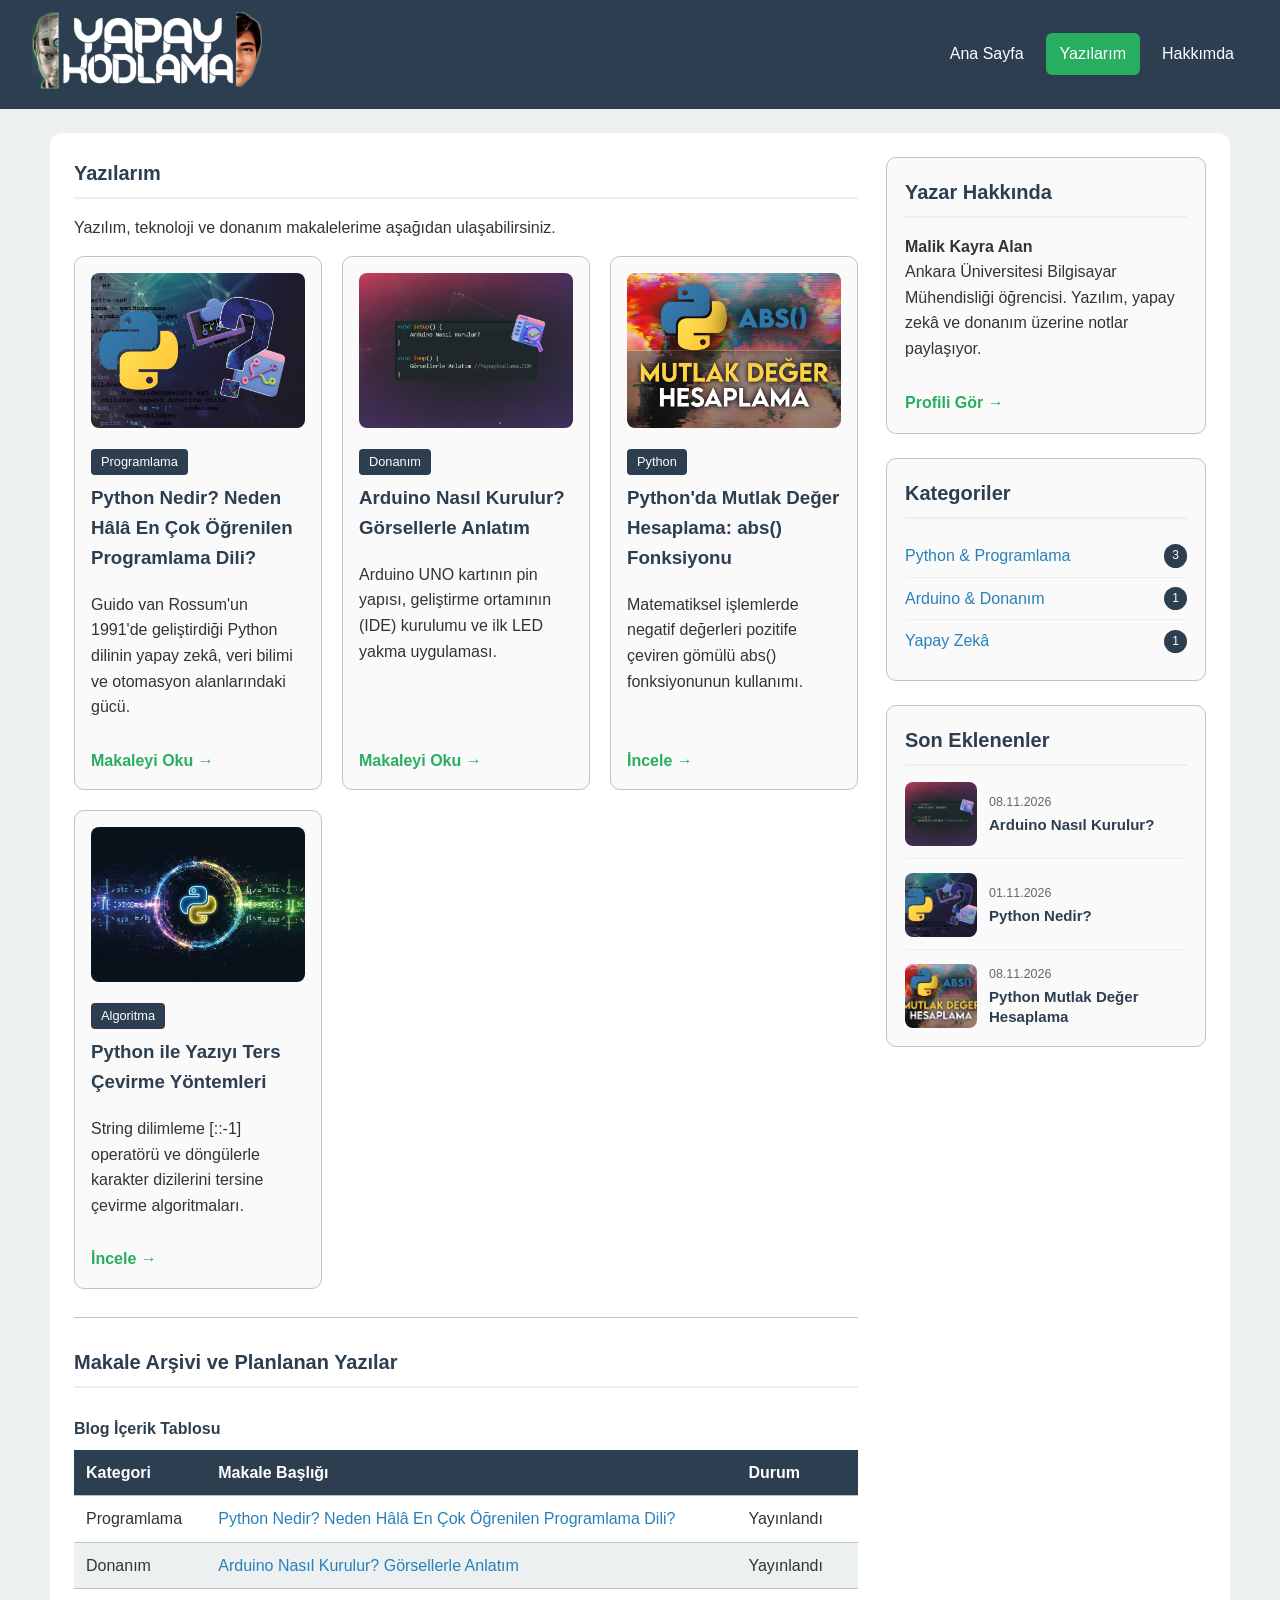
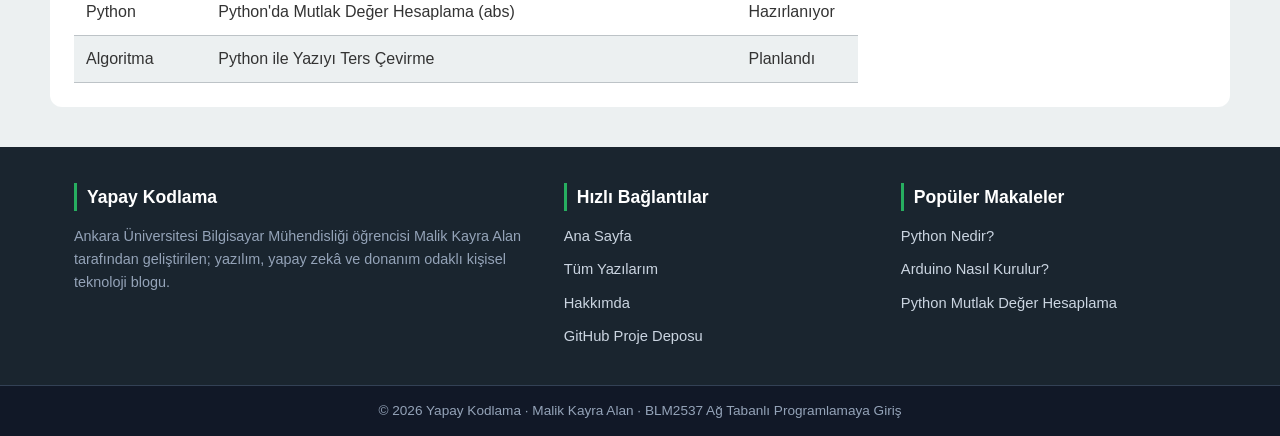
<file: yazilar.html>
<!DOCTYPE html>
<html lang="tr">
<head>
    <meta charset="utf-8">
    <meta name="viewport" content="width=device-width, initial-scale=1.0">
    <title>Yazılarım | Yapay Kodlama</title>
    <link rel="icon" type="image/png" href="img/favicon.png">
    <link rel="stylesheet" href="css/style.css">
</head>
<body>
    <header>
        <a href="index.html">
            <img src="img/logo.png" alt="Yapay Kodlama" width="230">
        </a>
        <nav>
            <ul>
                <li><a href="index.html">Ana Sayfa</a></li>
                <li><a href="yazilar.html" class="aktif">Yazılarım</a></li>
                <li><a href="hakkimda.html">Hakkımda</a></li>
            </ul>
        </nav>
    </header>

    <main>
        <div class="sayfa-duzeni">
            <div class="ana-sutun">
                <section id="tum-yazilar">
                    <h2 class="bolum-baslik">Yazılarım</h2>
                    <p>Yazılım, teknoloji ve donanım makalelerime aşağıdan ulaşabilirsiniz.</p>

                    <div class="makale-grid">
                        <article class="makale-kart">
                            <div>
                                <img src="img/python-nedir-cover.png" alt="Python Nedir" class="kart-kapak">
                                <span class="kategori-etiket">Programlama</span>
                                <h3>Python Nedir? Neden Hâlâ En Çok Öğrenilen Programlama Dili?</h3>
                                <p>Guido van Rossum'un 1991'de geliştirdiği Python dilinin yapay zekâ, veri bilimi ve otomasyon alanlarındaki gücü.</p>
                            </div>
                            <a href="python-nedir.html" class="devamini-oku">Makaleyi Oku &rarr;</a>
                        </article>

                        <article class="makale-kart">
                            <div>
                                <img src="img/arduino-nasil-kurulur.jpg" alt="Arduino Nasıl Kurulur" class="kart-kapak">
                                <span class="kategori-etiket">Donanım</span>
                                <h3>Arduino Nasıl Kurulur? Görsellerle Anlatım</h3>
                                <p>Arduino UNO kartının pin yapısı, geliştirme ortamının (IDE) kurulumu ve ilk LED yakma uygulaması.</p>
                            </div>
                            <a href="arduino-nasil-kurulur.html" class="devamini-oku">Makaleyi Oku &rarr;</a>
                        </article>

                        <article class="makale-kart">
                            <div>
                                <img src="img/python-mutlak-deger-hesaplama.png" alt="Python Mutlak Değer" class="kart-kapak">
                                <span class="kategori-etiket">Python</span>
                                <h3>Python'da Mutlak Değer Hesaplama: abs() Fonksiyonu</h3>
                                <p>Matematiksel işlemlerde negatif değerleri pozitife çeviren gömülü abs() fonksiyonunun kullanımı.</p>
                            </div>
                            <a href="python-nedir.html" class="devamini-oku">İncele &rarr;</a>
                        </article>

                        <article class="makale-kart">
                            <div>
                                <img src="img/Python-Yaziyi-Ters-Cevirme.png" alt="Python Yazıyı Ters Çevirme" class="kart-kapak">
                                <span class="kategori-etiket">Algoritma</span>
                                <h3>Python ile Yazıyı Ters Çevirme Yöntemleri</h3>
                                <p>String dilimleme [::-1] operatörü ve döngülerle karakter dizilerini tersine çevirme algoritmaları.</p>
                            </div>
                            <a href="python-nedir.html" class="devamini-oku">İncele &rarr;</a>
                        </article>
                    </div>
                </section>

                <hr>

                <section id="yayin-takvimi">
                    <h2 class="bolum-baslik">Makale Arşivi ve Planlanan Yazılar</h2>
                    <div class="tablo-kutu">
                        <table>
                            <caption>Blog İçerik Tablosu</caption>
                            <thead>
                                <tr>
                                    <th>Kategori</th>
                                    <th>Makale Başlığı</th>
                                    <th>Durum</th>
                                </tr>
                            </thead>
                            <tbody>
                                <tr>
                                    <td>Programlama</td>
                                    <td><a href="python-nedir.html">Python Nedir? Neden Hâlâ En Çok Öğrenilen Programlama Dili?</a></td>
                                    <td>Yayınlandı</td>
                                </tr>
                                <tr>
                                    <td>Donanım</td>
                                    <td><a href="arduino-nasil-kurulur.html">Arduino Nasıl Kurulur? Görsellerle Anlatım</a></td>
                                    <td>Yayınlandı</td>
                                </tr>
                                <tr>
                                    <td>Python</td>
                                    <td>Python'da Mutlak Değer Hesaplama (abs)</td>
                                    <td>Hazırlanıyor</td>
                                </tr>
                                <tr>
                                    <td>Algoritma</td>
                                    <td>Python ile Yazıyı Ters Çevirme</td>
                                    <td>Planlandı</td>
                                </tr>
                            </tbody>
                        </table>
                    </div>
                </section>
            </div>

            <aside class="sidebar">
                <div class="sidebar-kutu">
                    <h3 class="bolum-baslik">Yazar Hakkında</h3>
                    <p><strong>Malik Kayra Alan</strong><br>Ankara Üniversitesi Bilgisayar Mühendisliği öğrencisi. Yazılım, yapay zekâ ve donanım üzerine notlar paylaşıyor.</p>
                    <a href="hakkimda.html" class="devamini-oku">Profili Gör &rarr;</a>
                </div>

                <div class="sidebar-kutu">
                    <h3 class="bolum-baslik">Kategoriler</h3>
                    <ul class="sidebar-liste">
                        <li><a href="yazilar.html">Python &amp; Programlama</a> <span class="sayi-rozet">3</span></li>
                        <li><a href="yazilar.html">Arduino &amp; Donanım</a> <span class="sayi-rozet">1</span></li>
                        <li><a href="yazilar.html">Yapay Zekâ</a> <span class="sayi-rozet">1</span></li>
                    </ul>
                </div>

                <div class="sidebar-kutu">
                    <h3 class="bolum-baslik">Son Eklenenler</h3>
                    <div class="son-icerikler-liste">
                        <div class="kucuk-icerik">
                            <img src="img/arduino-nasil-kurulur.jpg" alt="Arduino" class="kucuk-icerik-gorsel">
                            <div class="kucuk-icerik-bilgi">
                                <span>08.11.2026</span>
                                <h4><a href="arduino-nasil-kurulur.html">Arduino Nasıl Kurulur?</a></h4>
                            </div>
                        </div>
                        <div class="kucuk-icerik">
                            <img src="img/python-nedir-cover.png" alt="Python Nedir" class="kucuk-icerik-gorsel">
                            <div class="kucuk-icerik-bilgi">
                                <span>01.11.2026</span>
                                <h4><a href="python-nedir.html">Python Nedir?</a></h4>
                            </div>
                        </div>
                        <div class="kucuk-icerik">
                            <img src="img/python-mutlak-deger-hesaplama.png" alt="Mutlak Değer" class="kucuk-icerik-gorsel">
                            <div class="kucuk-icerik-bilgi">
                                <span>08.11.2026</span>
                                <h4><a href="yazilar.html">Python Mutlak Değer Hesaplama</a></h4>
                            </div>
                        </div>
                    </div>
                </div>
            </aside>
        </div>
    </main>

    <footer>
        <div class="footer-icerik">
            <div class="footer-sutun">
                <h3>Yapay Kodlama</h3>
                <p>Ankara Üniversitesi Bilgisayar Mühendisliği öğrencisi Malik Kayra Alan tarafından geliştirilen; yazılım, yapay zekâ ve donanım odaklı kişisel teknoloji blogu.</p>
            </div>
            <div class="footer-sutun">
                <h3>Hızlı Bağlantılar</h3>
                <ul class="footer-liste">
                    <li><a href="index.html">Ana Sayfa</a></li>
                    <li><a href="yazilar.html">Tüm Yazılarım</a></li>
                    <li><a href="hakkimda.html">Hakkımda</a></li>
                    <li><a href="https://github.com/mkayralan/yapay-kodlama" target="_blank">GitHub Proje Deposu</a></li>
                </ul>
            </div>
            <div class="footer-sutun">
                <h3>Popüler Makaleler</h3>
                <ul class="footer-liste">
                    <li><a href="python-nedir.html">Python Nedir?</a></li>
                    <li><a href="arduino-nasil-kurulur.html">Arduino Nasıl Kurulur?</a></li>
                    <li><a href="yazilar.html">Python Mutlak Değer Hesaplama</a></li>
                </ul>
            </div>
        </div>
        <div class="footer-alt">
            <p>&copy; 2026 Yapay Kodlama &middot; Malik Kayra Alan &middot; BLM2537 Ağ Tabanlı Programlamaya Giriş</p>
        </div>
    </footer>
</body>
</html>
</file>
<file: css/style.css>
* {
    box-sizing: border-box;
}

:root {
    --ana-renk: #2C3E50;
    --koyu-renk: #1A252F;
    --vurgu-renk: #27AE60;
    --baglanti-renk: #2980B9;
    --zemin: #ECF0F1;
    --metin: #333333;
    --kenar: #BDC3C7;
}

body {
    font-family: "Segoe UI", Arial, Helvetica, sans-serif;
    font-size: 1rem;
    line-height: 1.6;
    color: var(--metin);
    background-color: var(--zemin);
    margin: 0;
}

h1, h2, h3, h4 {
    color: var(--ana-renk);
    margin-top: 0;
}

a {
    color: var(--baglanti-renk);
    text-decoration: none;
}

a:hover {
    color: var(--vurgu-renk);
}

header {
    display: flex;
    align-items: center;
    gap: 16px;
    padding: 12px 32px;
    background-color: var(--ana-renk);
}

nav {
    margin-left: auto;
}

nav ul {
    display: flex;
    gap: 8px;
    margin: 0;
    padding: 0;
    list-style: none;
}

nav a {
    display: block;
    padding: 8px 14px;
    border-radius: 6px;
    color: white;
    text-decoration: none;
    font-weight: 500;
}

nav a:hover,
nav a.aktif {
    background-color: var(--vurgu-renk);
    color: white;
}

main {
    max-width: 1180px;
    margin: 24px auto;
    padding: 24px;
    background-color: white;
    border-radius: 12px;
}

hr {
    border: none;
    border-top: 1px solid var(--kenar);
    margin: 28px 0;
}

.vurgu {
    color: var(--vurgu-renk);
    font-weight: bold;
}

.bolum-baslik {
    font-size: 1.25rem;
    border-bottom: 2px solid var(--zemin);
    padding-bottom: 8px;
    margin-bottom: 16px;
}

.vitrin-grid {
    display: grid;
    grid-template-columns: 2fr 1.25fr 1fr;
    gap: 24px;
    align-items: start;
}

.manset-kart {
    position: relative;
    border-radius: 12px;
    overflow: hidden;
    padding: 24px;
    color: white;
    display: flex;
    flex-direction: column;
    justify-content: flex-end;
    background-size: cover;
    background-position: center;
}

.manset-buyuk {
    min-height: 330px;
    margin-bottom: 16px;
    background-image: linear-gradient(180deg, rgba(26, 37, 47, 0.2) 0%, rgba(26, 37, 47, 0.92) 100%), url("../img/python-nedir-cover.png");
}

.manset-alt-grid {
    display: grid;
    grid-template-columns: 1fr 1fr;
    gap: 16px;
}

.manset-kucuk {
    min-height: 195px;
    padding: 18px;
}

.manset-arduino {
    background-image: linear-gradient(180deg, rgba(26, 37, 47, 0.2) 0%, rgba(26, 37, 47, 0.92) 100%), url("../img/arduino-nasil-kurulur.jpg");
}

.manset-mutlak {
    background-image: linear-gradient(180deg, rgba(26, 37, 47, 0.2) 0%, rgba(26, 37, 47, 0.92) 100%), url("../img/python-mutlak-deger-hesaplama.png");
}

.manset-etiket {
    position: absolute;
    top: 16px;
    left: 16px;
    background-color: var(--baglanti-renk);
    color: white;
    font-size: 0.8rem;
    font-weight: bold;
    padding: 4px 12px;
    border-radius: 6px;
}

.manset-tarih {
    font-size: 0.82rem;
    color: #E2E8F0;
    margin-bottom: 6px;
    display: block;
}

.manset-kart h2,
.manset-kart h3 {
    color: white;
    margin: 0;
    line-height: 1.35;
}

.manset-buyuk h2 {
    font-size: 1.45rem;
}

.manset-kucuk h3 {
    font-size: 1.05rem;
}

.manset-kart a {
    color: white;
}

.manset-kart a:hover {
    color: #A7F3D0;
}

.son-icerikler-liste {
    display: flex;
    flex-direction: column;
    gap: 14px;
}

.kucuk-icerik {
    display: flex;
    gap: 12px;
    align-items: center;
    padding-bottom: 12px;
    border-bottom: 1px solid var(--zemin);
}

.kucuk-icerik:last-child {
    border-bottom: none;
    padding-bottom: 0;
}

.kucuk-icerik-gorsel {
    width: 72px;
    height: 64px;
    border-radius: 8px;
    flex-shrink: 0;
    object-fit: cover;
}

.kucuk-icerik-bilgi span {
    display: block;
    font-size: 0.78rem;
    color: #666666;
    margin-bottom: 2px;
}

.kucuk-icerik-bilgi h4 {
    margin: 0;
    font-size: 0.94rem;
    line-height: 1.35;
}

.kucuk-icerik-bilgi a {
    color: var(--ana-renk);
}

.kucuk-icerik-bilgi a:hover {
    color: var(--vurgu-renk);
}

.kategori-kutu-grid {
    display: grid;
    grid-template-columns: 1fr 1fr;
    gap: 10px;
    margin-bottom: 20px;
}

.kategori-kutu {
    border-radius: 8px;
    padding: 18px 8px;
    text-align: center;
    display: block;
    background-size: cover;
    background-position: center;
}

.kategori-bg-python {
    background-image: linear-gradient(rgba(26, 37, 47, 0.55), rgba(26, 37, 47, 0.55)), url("../img/python-cat.png");
}

.kategori-bg-arduino {
    background-image: linear-gradient(rgba(26, 37, 47, 0.55), rgba(26, 37, 47, 0.55)), url("../img/arduino-cat.png");
}

.kategori-kutu span {
    display: inline-block;
    background-color: var(--baglanti-renk);
    color: white;
    font-size: 0.8rem;
    font-weight: bold;
    padding: 4px 14px;
    border-radius: 20px;
}

.kategori-kutu:hover span {
    background-color: var(--vurgu-renk);
}

.tanitim-afis {
    background: linear-gradient(135deg, var(--baglanti-renk) 0%, var(--ana-renk) 100%);
    color: white;
    padding: 22px;
    border-radius: 12px;
    text-align: center;
}

.tanitim-afis img {
    display: block;
    margin: 0 auto 10px auto;
}

.tanitim-afis h3 {
    color: white;
    margin-bottom: 8px;
    font-size: 1.25rem;
}

.tanitim-afis p {
    font-size: 0.9rem;
    margin-bottom: 16px;
    color: #E2E8F0;
}

.afis-buton {
    display: inline-block;
    background-color: var(--vurgu-renk);
    color: white;
    padding: 8px 16px;
    border-radius: 6px;
    font-weight: bold;
    font-size: 0.9rem;
}

.afis-buton:hover {
    background-color: white;
    color: var(--ana-renk);
}

.sayfa-duzeni {
    display: grid;
    grid-template-columns: 1fr 320px;
    gap: 28px;
    align-items: start;
}

.sidebar {
    display: flex;
    flex-direction: column;
    gap: 24px;
}

.sidebar-kutu {
    border: 1px solid var(--kenar);
    border-radius: 10px;
    padding: 18px;
    background-color: #FAFAFA;
}

.sidebar-liste {
    list-style: none;
    padding: 0;
    margin: 0;
}

.sidebar-liste li {
    padding: 8px 0;
    border-bottom: 1px solid var(--zemin);
    display: flex;
    justify-content: space-between;
    align-items: center;
}

.sidebar-liste li:last-child {
    border-bottom: none;
}

.sayi-rozet {
    background-color: var(--ana-renk);
    color: white;
    font-size: 0.75rem;
    padding: 2px 8px;
    border-radius: 12px;
}

.makale-grid {
    display: grid;
    grid-template-columns: repeat(auto-fit, minmax(240px, 1fr));
    gap: 20px;
    margin-top: 16px;
}

.makale-kart {
    border: 1px solid var(--kenar);
    border-radius: 10px;
    padding: 16px;
    background-color: #FAFAFA;
    display: flex;
    flex-direction: column;
    justify-content: space-between;
}

.kart-kapak {
    width: 100%;
    height: 155px;
    object-fit: cover;
    border-radius: 8px;
    margin-bottom: 12px;
}

.makale-gorsel {
    display: block;
    max-width: 100%;
    height: auto;
    margin: 20px auto;
    border-radius: 10px;
}

.makale-meta {
    color: #666666;
    font-size: 0.9rem;
    margin-bottom: 16px;
}

.kategori-etiket {
    display: inline-block;
    background-color: var(--ana-renk);
    color: white;
    font-size: 0.8rem;
    padding: 3px 10px;
    border-radius: 4px;
    margin-bottom: 8px;
    width: fit-content;
}

.devamini-oku {
    display: inline-block;
    margin-top: 12px;
    font-weight: bold;
    color: var(--vurgu-renk);
}

.kod-kutusu {
    background-color: #1E293B;
    color: #F8FAFC;
    border-radius: 8px;
    margin: 20px 0;
    overflow: hidden;
    border-left: 4px solid var(--vurgu-renk);
}

.kod-baslik {
    background-color: #0F172A;
    color: #94A3B8;
    font-size: 0.8rem;
    padding: 6px 14px;
    font-family: Consolas, monospace;
    border-bottom: 1px solid #334155;
}

.kod-kutusu pre {
    margin: 0;
    padding: 16px;
    overflow-x: auto;
    font-family: Consolas, "Courier New", monospace;
    font-size: 0.9rem;
    line-height: 1.5;
}

.tablo-kutu {
    overflow-x: auto;
}

table {
    width: 100%;
    border-collapse: collapse;
    margin-top: 12px;
}

caption {
    text-align: left;
    font-weight: bold;
    margin-bottom: 8px;
    color: var(--ana-renk);
}

th, td {
    padding: 10px 12px;
    text-align: left;
    border-bottom: 1px solid var(--kenar);
}

th {
    background-color: var(--ana-renk);
    color: white;
}

tbody tr:nth-child(even) {
    background-color: var(--zemin);
}

input, select, textarea {
    width: 100%;
    max-width: 500px;
    padding: 8px 10px;
    border: 1px solid var(--kenar);
    border-radius: 6px;
    font: inherit;
    margin-top: 4px;
}

input[type="radio"],
input[type="checkbox"] {
    width: auto;
}

input:focus, select:focus, textarea:focus {
    outline: 2px solid var(--vurgu-renk);
}

button {
    padding: 10px 24px;
    border: none;
    border-radius: 6px;
    background-color: var(--vurgu-renk);
    color: white;
    font-weight: bold;
    font-size: 1rem;
    cursor: pointer;
}

button:hover {
    background-color: var(--ana-renk);
}

footer {
    background-color: var(--koyu-renk);
    color: #CBD5E1;
    margin-top: 40px;
    padding-top: 36px;
}

.footer-icerik {
    max-width: 1180px;
    margin: 0 auto;
    padding: 0 24px 28px 24px;
    display: grid;
    grid-template-columns: 1.5fr 1fr 1fr;
    gap: 32px;
}

.footer-sutun h3 {
    color: white;
    font-size: 1.1rem;
    margin-bottom: 12px;
    border-left: 3px solid var(--vurgu-renk);
    padding-left: 10px;
}

.footer-sutun p {
    font-size: 0.9rem;
    color: #94A3B8;
}

.footer-liste {
    list-style: none;
    padding: 0;
    margin: 0;
}

.footer-liste li {
    margin-bottom: 8px;
}

.footer-liste a {
    color: #CBD5E1;
    font-size: 0.92rem;
}

.footer-liste a:hover {
    color: var(--vurgu-renk);
}

.footer-alt {
    background-color: #111827;
    text-align: center;
    padding: 14px 24px;
    font-size: 0.85rem;
    color: #94A3B8;
    border-top: 1px solid #334155;
}

.footer-alt p {
    margin: 0;
}

.gizli {
    display: none;
}

.hata {
    border-color: #B42318;
    background-color: #FDECEC;
}

@media (max-width: 900px) {
    .vitrin-grid,
    .sayfa-duzeni,
    .footer-icerik {
        grid-template-columns: 1fr;
    }
}

@media (max-width: 600px) {
    header {
        flex-direction: column;
        align-items: flex-start;
        padding: 12px 16px;
    }

    nav {
        margin-left: 0;
        width: 100%;
    }

    nav ul {
        flex-wrap: wrap;
    }

    .manset-alt-grid {
        grid-template-columns: 1fr;
    }

    main {
        margin: 12px;
        padding: 16px;
    }
}
</file>
